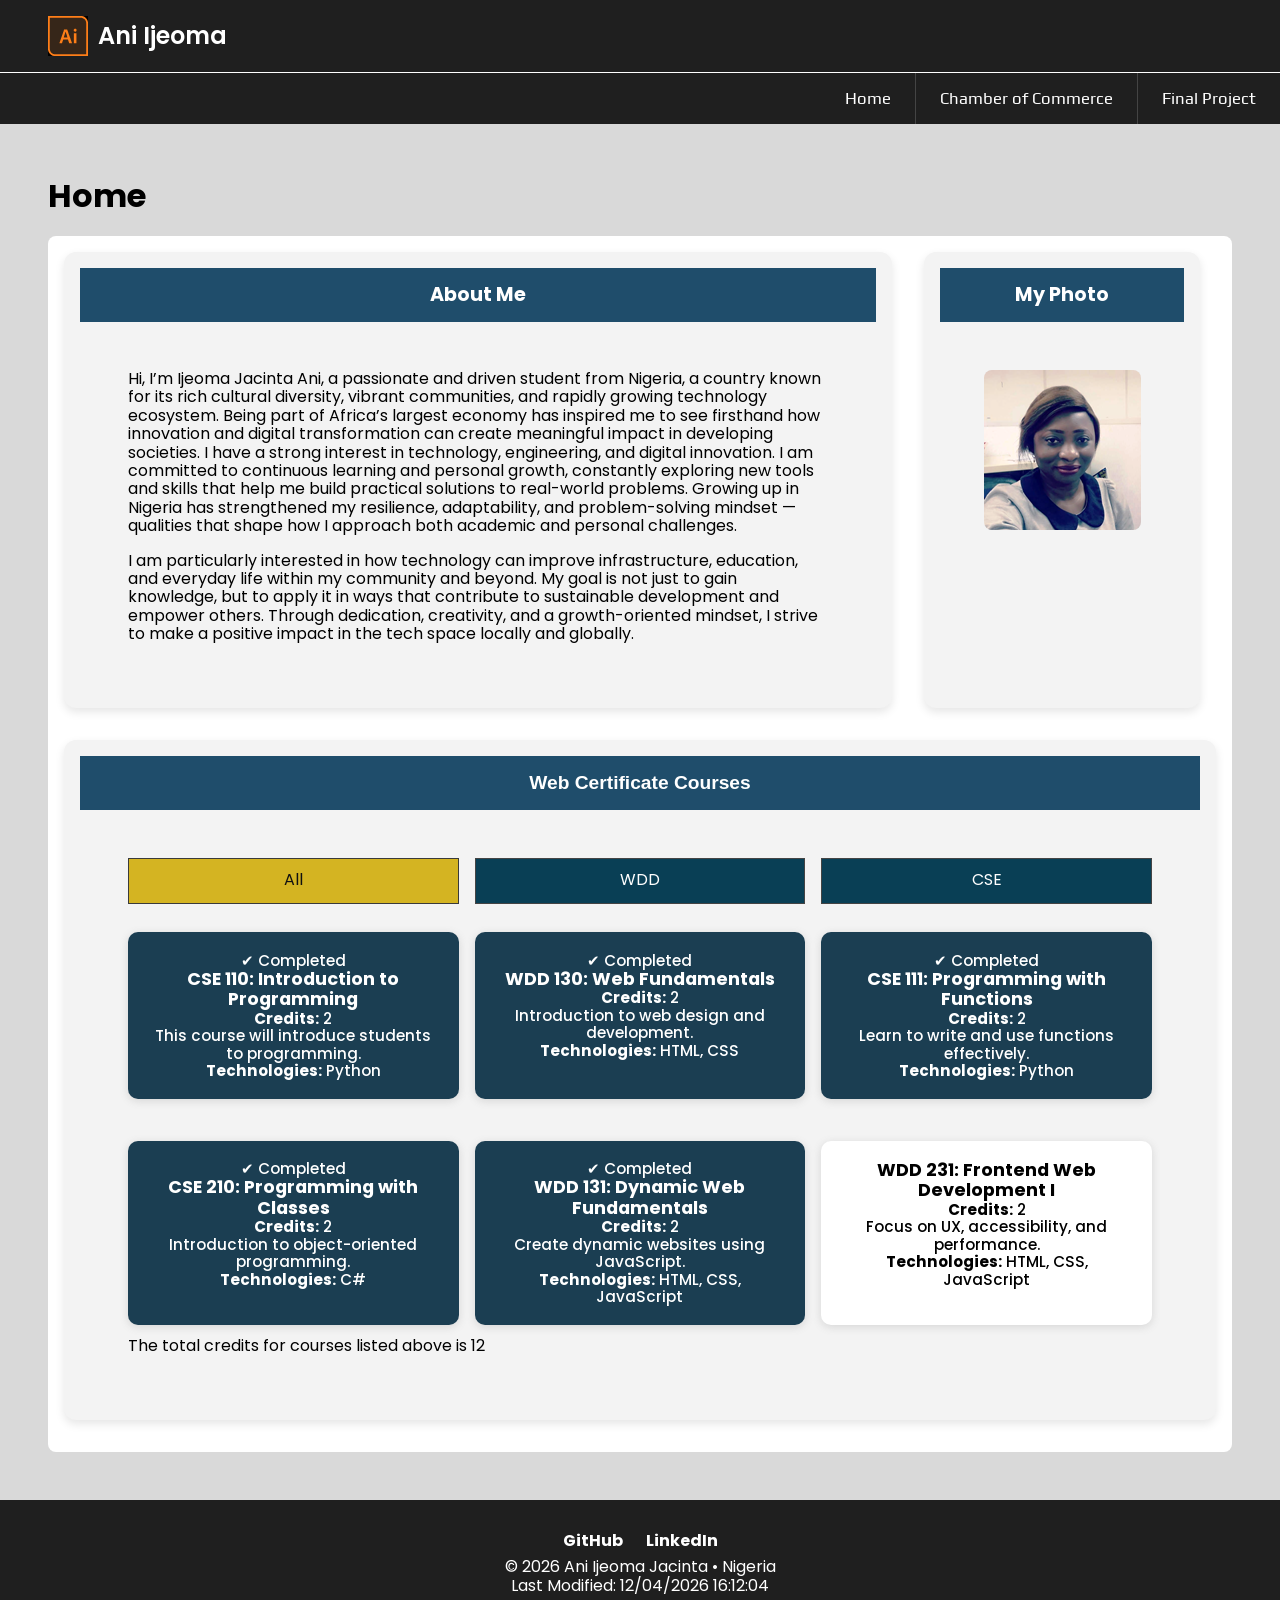
<file: index.html>
<!DOCTYPE html>
<html lang="en">
<head>
  <meta charset="UTF-8">
  <meta name="viewport" content="width=device-width, initial-scale=1.0">
  <meta name="description" content="Personal website of Ijeoma Jacinta Ani, showcasing my background, interests, and web development courses, especially WDD 231.">
  <meta name="author" content="Ijeoma Jacinta Ani">
  <!-- Open Graph Meta Tags for Facebook -->
    <meta property="og:title" content="Ani Ijeoma Jacinta - Course Home Page">
    <meta property="og:description" content="Course home page for WDD 231: Dynamic Web Fundamentals showing projects, coursework, and web development practice.">
    <meta property="og:image" content="https://gentle2023.github.io/wdd231/images/profile.jpg">
    <meta property="og:url" content="https://gentle2023.github.io/wdd231/">
    <meta property="og:type" content="GitHub Page">
  <title>Ani Ijeoma Jacinta</title>
  <link rel="preconnect" href="https://fonts.googleapis.com">
  <link rel="preconnect" href="https://fonts.gstatic.com" crossorigin>
  <link href="https://fonts.googleapis.com/css2?family=Play:wght@400;700&family=Poppins:ital,wght@0,100;0,200;0,300;0,400;0,500;0,600;0,700;0,800;0,900;1,100;1,200;1,300;1,400;1,500;1,600;1,700;1,800;1,900&display=swap" rel="stylesheet">
  <link rel="icon" href="images/favicon.ico">

    <link rel="stylesheet" href="styles/normalize.css">
    <link rel="stylesheet" href="styles/small.css">
    <link rel="stylesheet" href="styles/larger.css">

    <script src="scripts/navigation.js" defer></script>
    <script src="scripts/date.js" defer></script>
    <script src="scripts/course.js" defer></script>
</head>

<body>

<header class="site-header">
  <div class="logo-group">
    <img src="images/logo.svg" alt="Ani Ijeoma Logo" width="40" height="40">
    <span class="site-name">Ani Ijeoma</span>
  </div>

  <button 
    type="button" 
    id="nav-button" 
    class="hamburger" 
    aria-label="Toggle navigation menu">
  </button>
</header>

<nav id="nav-bar" class="navigation">
  <ul>
    <li class="active"><a href="./index.html">Home</a></li>
     <li><a href="./chamber/index.html">Chamber of Commerce</a></li>
    <li><a href="./final-project/index.html">Final Project</a></li>
    
  </ul>
</nav>

<main>
    <h1>Home</h1>

    <section class="container">
    <!-- About + Photo Wrapper -->
    <div class="top-grid">
        <!-- About Me -->
        <section class="card">
            <div >
              <h2 class="card-header">About Me</h2>
            </div>
            <div class="card-body">
                <p>
                    Hi, I’m Ijeoma Jacinta Ani, a passionate and driven student from Nigeria, a country 
                    known for its rich cultural diversity, vibrant communities, and rapidly growing 
                    technology ecosystem. Being part of Africa’s largest economy has inspired me to see 
                    firsthand how innovation and digital transformation can create meaningful impact in 
                    developing societies. I have a strong interest in technology, engineering, and 
                    digital innovation. I am committed to continuous learning and personal growth, 
                    constantly exploring new tools and skills that help me build practical solutions to 
                    real-world problems. Growing up in Nigeria has strengthened my resilience, 
                    adaptability, and problem-solving mindset — qualities that shape how I approach 
                    both academic and personal challenges.
                </p>

                <p class="second-paragraph">
                    I am particularly interested in how technology can improve infrastructure, education, 
                    and everyday life within my community and beyond. My goal is not just to gain 
                    knowledge, but to apply it in ways that contribute to sustainable development and 
                    empower others. Through dedication, creativity, and a growth-oriented mindset, I 
                    strive to make a positive impact in the tech space locally and globally.
                </p>
            </div>
        </section>

        <!-- Student Photo -->
        <section class="card">
            <div>
              <h2  class="card-header">My Photo</h2>
            </div>
            <div class="card-body photo-body">
                <img src="images/profile.png" alt="Ijeoma Ani Photo">
            </div>
        </section>

    </div>

    <!-- Courses Section -->
    <section class="card courses">
        <div>
        <h2 class="card-header">Web Certificate Courses</h2>    
        </div>

        <div class="card-body">
            <div class="buttons">
                <button type="button" id="allBtn">All</button>
                <button type="button" id="wddBtn">WDD</button>
                <button type="button" id="cseBtn">CSE</button>
            </div>

            <div id="course-container"></div>

            <p id="totalCredits"></p>
        </div>
    </section>
    </section>

</main>
<footer> 
    <div class="social">
        <a href="https://github.com/YOURUSERNAME" target="_blank" rel="noopener">
            GitHub
        </a>
        <a href="https://linkedin.com/in/YOURPROFILE" target="_blank" rel="noopener">
            LinkedIn
        </a>
    </div>
    <p>
        © <span id="currentyear"></span> Ani Ijeoma Jacinta • Nigeria
    </p>
    <p id="lastModified"></p>
</footer>

</body>
</html>
</file>
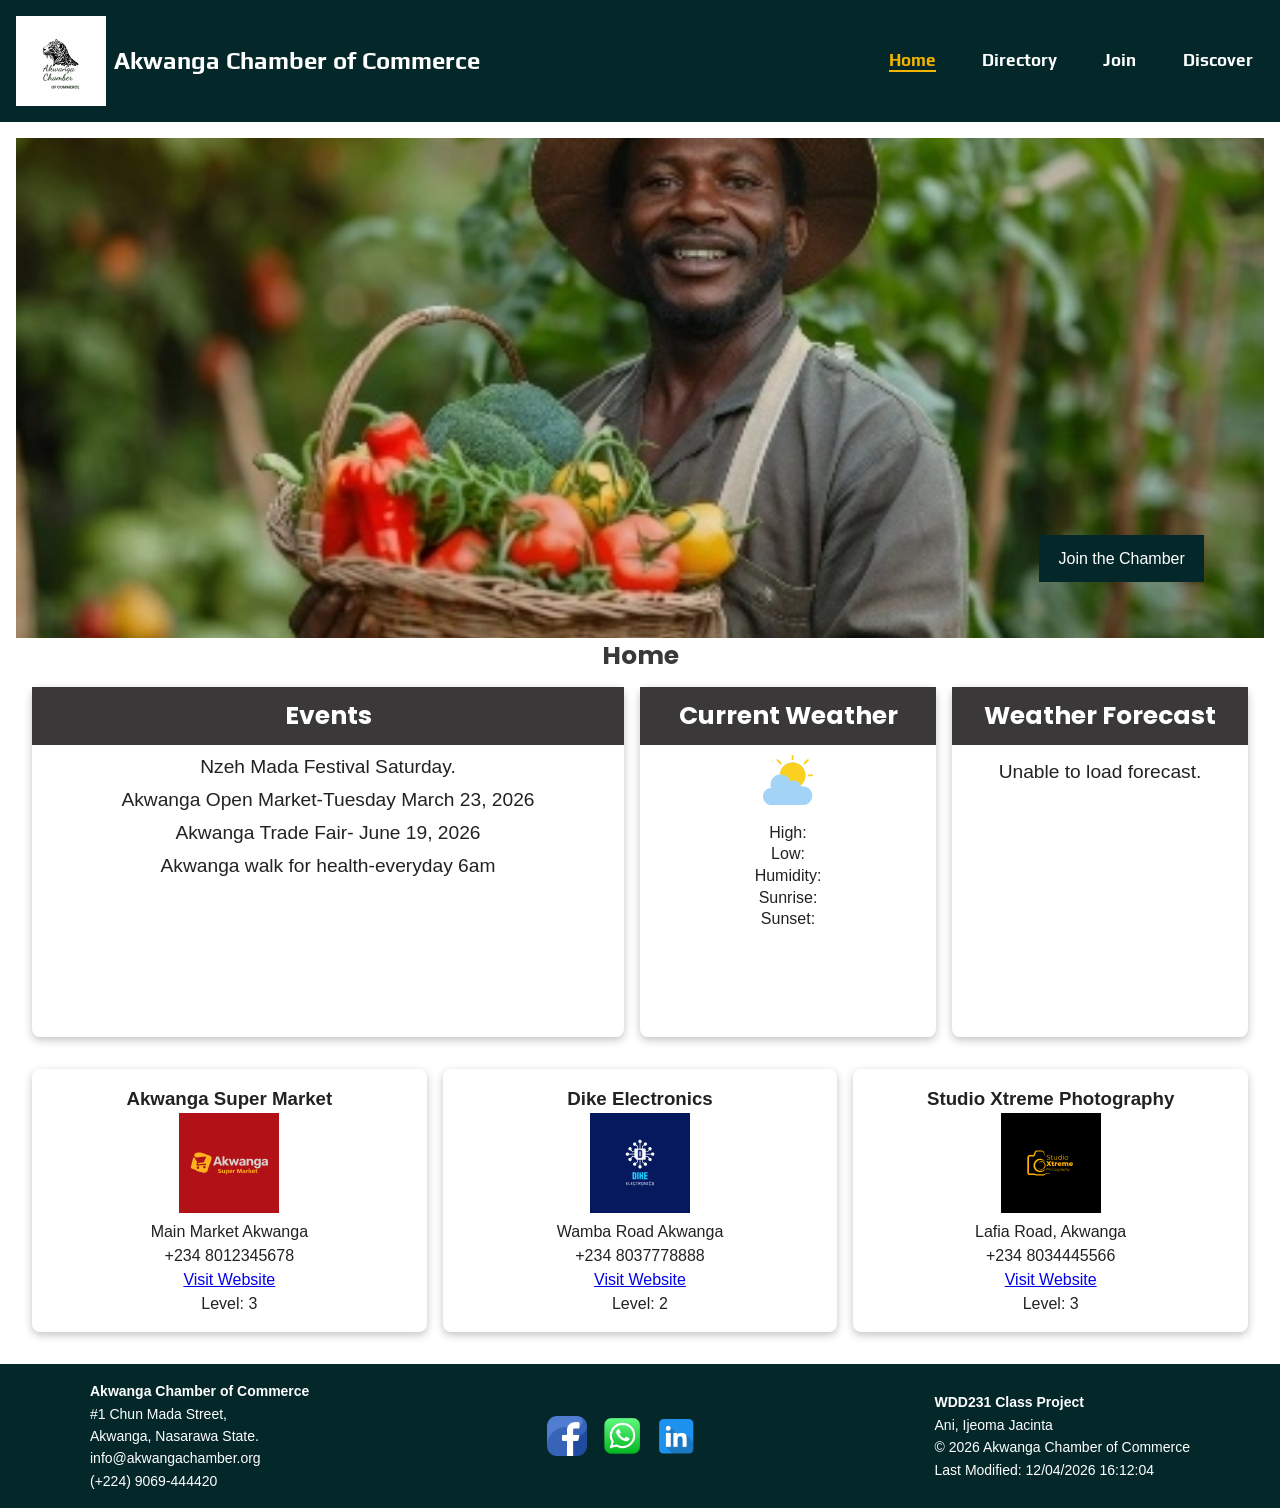
<file: chamber/index.html>
<!DOCTYPE html>
<html lang="en">
<head>
  <meta charset="UTF-8">
  <meta name="viewport" content="width=device-width, initial-scale=1.0">
  <meta name="description" content="Akwanga Chamber of Commerce Directory showing Busineess in Akwanga, and all the opportunities in the Local communities.">
  <meta name="author" content="Ijeoma Jacinta Ani">
  <!-- Open Graph Meta Tags for Facebook -->
    <meta property="og:title" content="Ani Ijeoma Jacinta - Course Home Page">
    <meta property="og:description" content="Course home page for WDD 231: Dynamic Web Fundamentals showing projects, coursework, and web development practice.">
    <meta property="og:image" content="https://gentle2023.github.io/wdd231/images/logo.jpg">
    <meta property="og:url" content="https://gentle2023.github.io/wdd231/chamber">
    <meta property="og:type" content="GitHub Page">
  <title>Akwanga Chamber of Commerce | Directory</title>
  <link rel="preconnect" href="https://fonts.googleapis.com">
  <link rel="preconnect" href="https://fonts.gstatic.com" crossorigin>
  <link href="https://fonts.googleapis.com/css2?family=Play:wght@400;700&family=Poppins:ital,wght@0,100;0,200;0,300;0,400;0,500;0,600;0,700;0,800;0,900;1,100;1,200;1,300;1,400;1,500;1,600;1,700;1,800;1,900&display=swap" rel="stylesheet">
  <link rel="icon" href="images/favicon.ico">

    <link rel="stylesheet" href="styles/normalize.css">
    <link rel="stylesheet" href="styles/small.css">
    <link rel="stylesheet" href="styles/larger.css">

    <script src="scripts/weather.js" defer></script>
    <script src="scripts/spotlights.js" defer></script>
    <script src="scripts/date.js" defer></script>
</head>

<body>
<header>
<div class="logo">
<img src="images/logo.svg" alt="Abuja Chamber Logo">
<h1>Akwanga Chamber of Commerce</h1>
</div>

<button type="button" id="hamburger" aria-label="Toggle navigation menu">☰</button>

<nav>
<ul class="navigation">
<li><a href="index.html" class="active">Home</a></li>
<li><a href="directory.html"> Directory</a></li>
<li><a href="join.html">Join</a></li>
<li><a href="discover.html">Discover</a></li>
</ul>
</nav>
</header>

<main>
  <!-- HERO -->
  <div class="hero">
    <picture>
      <source media="(max-width: 600px)" srcset="images/farman.webp">
      <img src="images/farman.webp" alt="Akwanga skies">
    </picture>
    <a href="join.html" class="cta">Join the Chamber</a>
  </div>
  <h2>Home</h2>
  <!-- GRID SECTION -->
  <section class="home-grid">
    <div class="home-card events">
      <h2>Events</h2>
      <p>Nzeh Mada Festival Saturday.</p>
      <p>Akwanga Open Market-Tuesday March 23, 2026</p>
      <p>Akwanga Trade Fair- June 19, 2026</p>
      <p>Akwanga walk for health-everyday 6am</p>
    </div>

    <div class="home-card weather">
  <h2>Current Weather</h2>

  <div class="weather-content">
    <img id="weather-icon" src="images/cloudy.svg" alt="Weather Icon">
    <div class="weather-info">
      <p><strong><span id="current-temp"></span></strong></p>
      <p id="description"></p>
      <p>High: <span id="high"></span></p>
      <p>Low: <span id="low"></span></p>
      <p>Humidity: <span id="humidity"></span></p>
      <p>Sunrise: <span id="sunrise"></span></p>
      <p>Sunset: <span id="sunset"></span></p>
    </div>
  </div>
</div>

    <div class="home-card forecast">
      <h2>Weather Forecast</h2>
      <p id="forecast"></p>
    </div>

  </section>

  <!-- SPOTLIGHTS -->
  
  <div class="spotlights" id="spotlights">
  </div>

</main>

<footer class="footer">
  <div class="footer-container">
    <!-- Left Section -->
    <div class="footer-left">
      <strong>Akwanga Chamber of Commerce</strong><br>
      #1 Chun Mada Street,<br>
      Akwanga, Nasarawa State.<br>
      info@akwangachamber.org<br>
      (+224) 9069-444420
    </div>

    <!-- Center Section -->
    <div class="footer-center">
      <a href="#" class="social"><img src="images/facebook.png" alt="Facebook"></a>
      <a href="#" class="social"><img src="images/whatsapp.png" alt="WhatsApp"></a>
      <a href="#" class="social"><img src="images/linkedin.png" alt="LinkedIn"></a>
    </div>

    <!-- Right Section -->
    <div class="footer-right">
      <strong>WDD231 Class Project</strong><br>
      Ani, Ijeoma Jacinta<br>
      &copy; <span id="currentyear"></span> Akwanga Chamber of Commerce <br>
      <span id="lastModified"></span>
    </div>

  </div>
</footer>

</body>
</html>
</file>
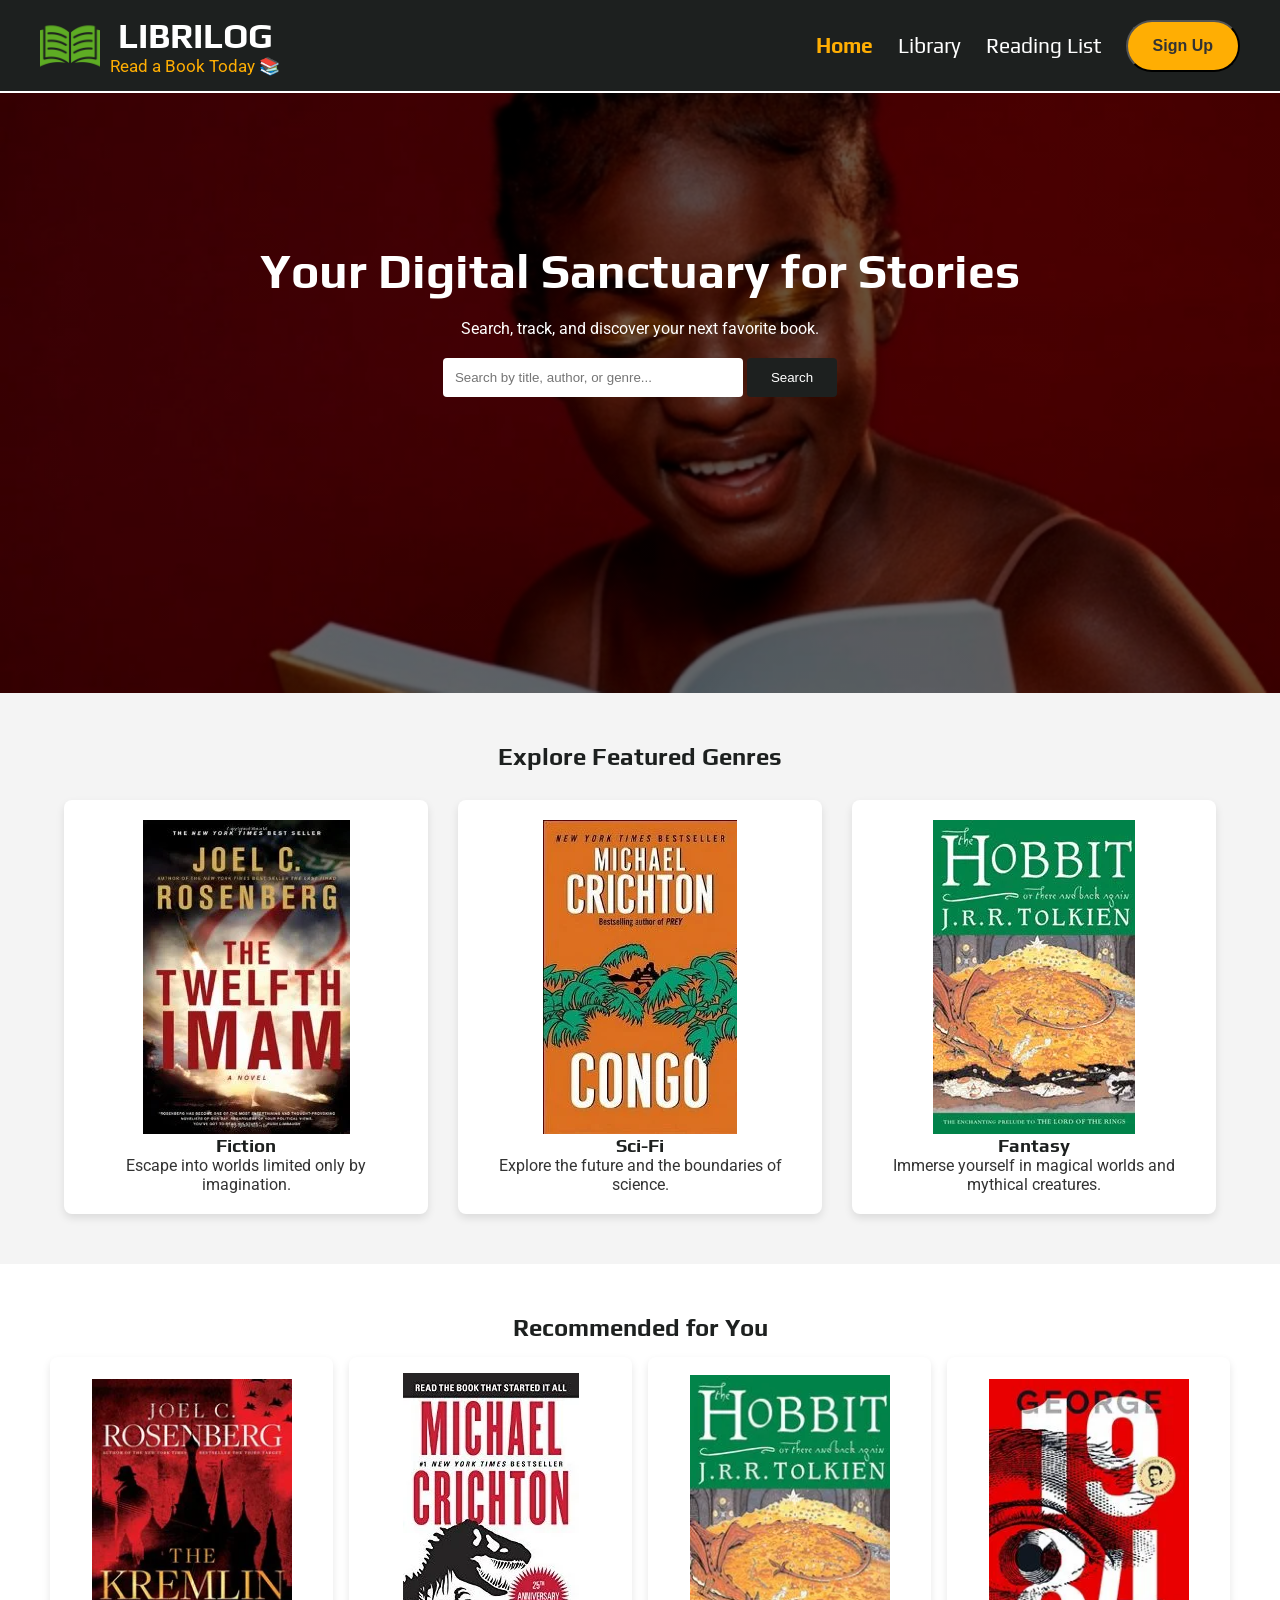
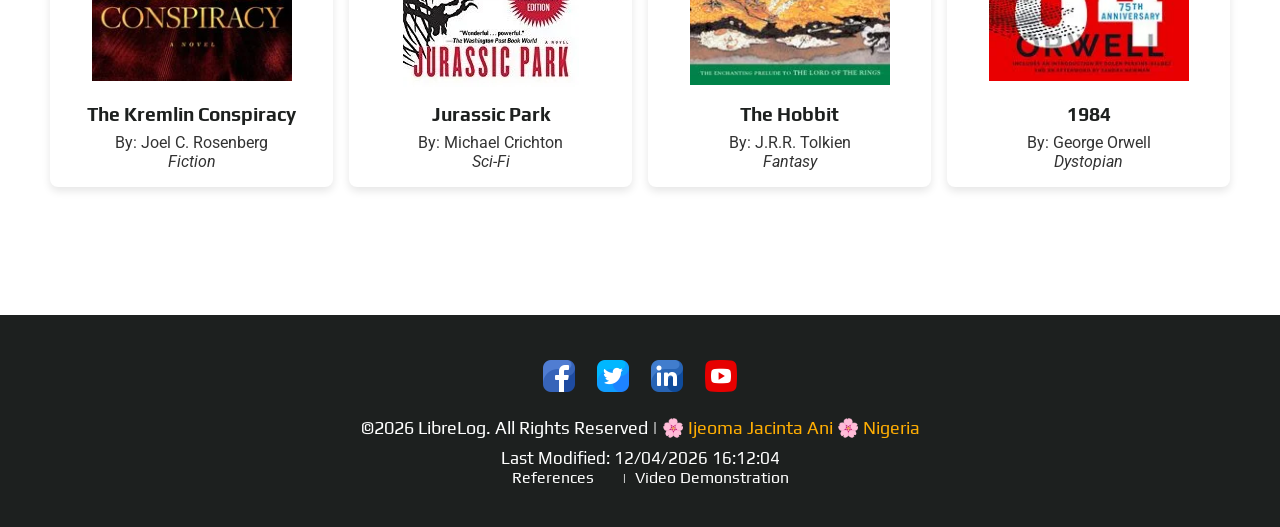
<file: final-project/index.html>
<!DOCTYPE html>
<html lang="en">
<head>
  <meta charset="UTF-8">
  <meta name="viewport" content="width=device-width, initial-scale=1.0">
  <title>LibriLog | Home</title>
  <meta name="description"
        content="LibriLog is your personal book tracker to discover genres, explore detailed book info, and keep a persistent To-Read list. Start your reading journey today!">
  <meta name="author" content="Ijeaoma Jacinta Ani">

  <!-- Open Graph Meta Tags for Facebook -->
    <meta property="og:title" content="Ani Ijeoma Jacinta - Course Home Page">
    <meta property="og:description" content="Course home page for WDD 231: Dynamic Web Fundamentals showing projects, coursework, and web development practice.">
    <meta property="og:image" content="https://gentle2023.github.io/wdd231/images/logo.jpg">
    <meta property="og:url" content="https://gentle2023.github.io/wdd231/final-project/">
    <meta property="og:type" content="GitHub Page">

  <!-- Google Fonts -->
   <link rel="preconnect" href="https://fonts.googleapis.com">
    <link rel="preconnect" href="https://fonts.gstatic.com" crossorigin>
    <link href="https://fonts.googleapis.com/css2?family=Play:wght@400;700&family=Roboto:ital,wght@0,100..900;1,100..900&display=swap" rel="stylesheet">
    
  <!--favicon-->
  <link rel="icon" href="images/favicon.png">

  <link rel="stylesheet" href="styles/small.css">
  <link rel="stylesheet" href="styles/larger.css">
  <script src="scripts/main.js" defer></script>
</head>

<body>
<!--Header and Navigation-->
<header class="site-navbar">
  <div class="nav-wrapper">
    
    <!-- LOGO -->
    <div class="logo">
      <img src="images/librilog-logo.png" alt="Logo">
      <div class="logo-text">
        <h1>LIBRILOG</h1>
        <span class="tagline">Read a Book Today 📚</span>
      </div>
    </div>

    <!-- HAMBURGER -->
    <button type="button" class="hamburger" id="hamburger" title="Toggle navigation menu">
      <span></span>
      <span></span>
      <span></span>
    </button>

    <!-- NAV LINKS -->
    <nav class="nav-links" id="navMenu">
      <a href="index.html" class="active">Home</a>
      <a href="library.html">Library</a>
      <a href="reading-list.html">Reading List</a>
      <a hidden href="search.html">Search</a>
      <button type="button" class="signup-button" id="signup-btn">Sign Up </button>
    </nav>

  </div>
</header>

<!-- Main Content -->
<main>
        <section class="hero">
            <div class="hero-content">
                <h2>Your Digital Sanctuary for Stories</h2>
                <p>Search, track, and discover your next favorite book.</p>
                <form action="search-results.html" method="get" class="search-form">
                    <input type="text" name="query" placeholder="Search by title, author, or genre..." required>
                    <button type="submit">Search</button>
                </form>
            </div>
        </section>

        <section class="genres">
            <h2>Explore Featured Genres</h2>
            <div class="genre-grid">
                <div class="genre-card">
                    <img src="images/imam.webp" alt="Fiction" loading="lazy">
                    <h3>Fiction</h3>
                    <p>Escape into worlds limited only by imagination.</p>
                </div>
                <div class="genre-card">
                    <img src="images/congo.webp" alt="Sci-Fi" loading="lazy">
                    <h3>Sci-Fi</h3>
                    <p>Explore the future and the boundaries of science.</p>
                </div>
                <div class="genre-card">
                    <img src="images/hobbit.webp" alt="Fantasy" loading="lazy">
                    <h3>Fantasy</h3>
                    <p>Immerse yourself in magical worlds and mythical creatures.</p>
                </div>
            </div>
        </section>

        <section class="featured-books">
    <h2>Recommended for You</h2>
    <div id="book-container" class="book-grid">
        </div>
</section>

</main>

<!-- Footer -->
 <footer class="site-footer">
  <div class="footer-content">

    <!-- Social Icons (Images) -->
    <div class="social-icons">
      <a href="#"><img src="images/facebook.png" alt="Facebook"></a>
      <a href="#"><img src="images/twitter.png" alt="Twitter"></a>
      <a href="#"><img src="images/linkedin.png" alt="LinkedIn"></a>
      <a href="#"><img src="images/youtube.png" alt="YouTube"></a>
    </div>

    <!-- Copyright -->
    <p class="footer-text">
       ©<span id="currentyear"></span> LibreLog. All Rights Reserved | <a href="#">🌸 Ijeoma Jacinta Ani 🌸 Nigeria</a>
    </p>

    <!-- Links -->
    <div class="footer-links">
      <p id="lastModified"></p>
      <a href="references.html" class="references">References</a>
      <span>|</span>
       <a href="https://youtu.be/ATmSNajVqP4" class="video">Video Demonstration</a>
    </div>

  </div>
</footer>

</body>
</html>
</file>
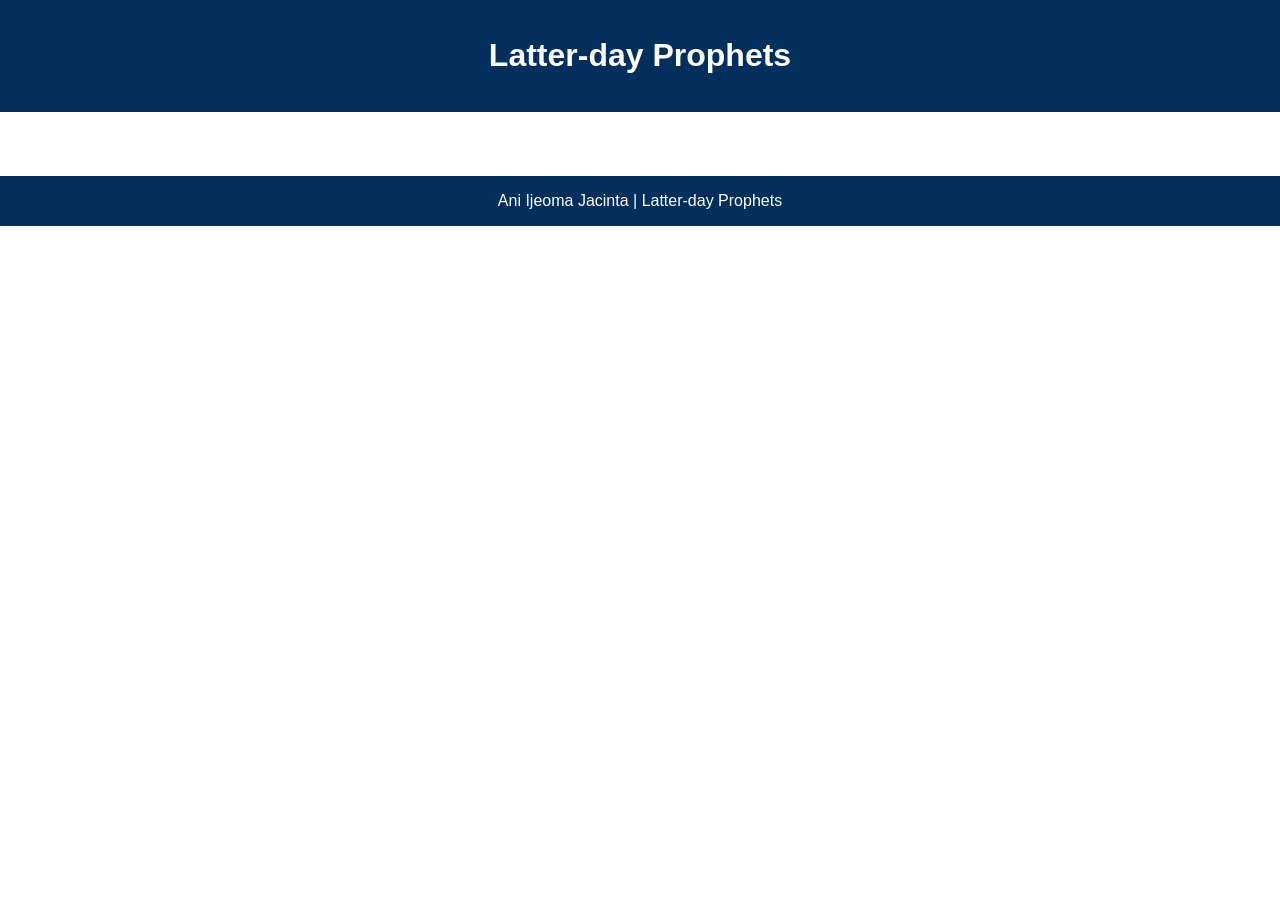
<file: prophets.html>
<!DOCTYPE html>
<html lang="en">
<head>
  <meta charset="UTF-8">
  <meta name="viewport" content="width=device-width, initial-scale=1.0">
  <title>Latter-day Prophets</title>

  <meta name="description" content="Display of Latter-day Prophets using JSON and JavaScript">
  <meta name="author" content="Ani Ijeoma Jacinta">

  <link rel="stylesheet" href="styles/prophets.css">
  <script src="scripts/prophets.js" defer></script>
</head>

<body>

<header>
  <h1>Latter-day Prophets</h1>
</header>

<main>
  <div id="cards"></div>
</main>

<footer>
  Ani Ijeoma Jacinta | Latter-day Prophets
</footer>

</body>
</html>
</file>
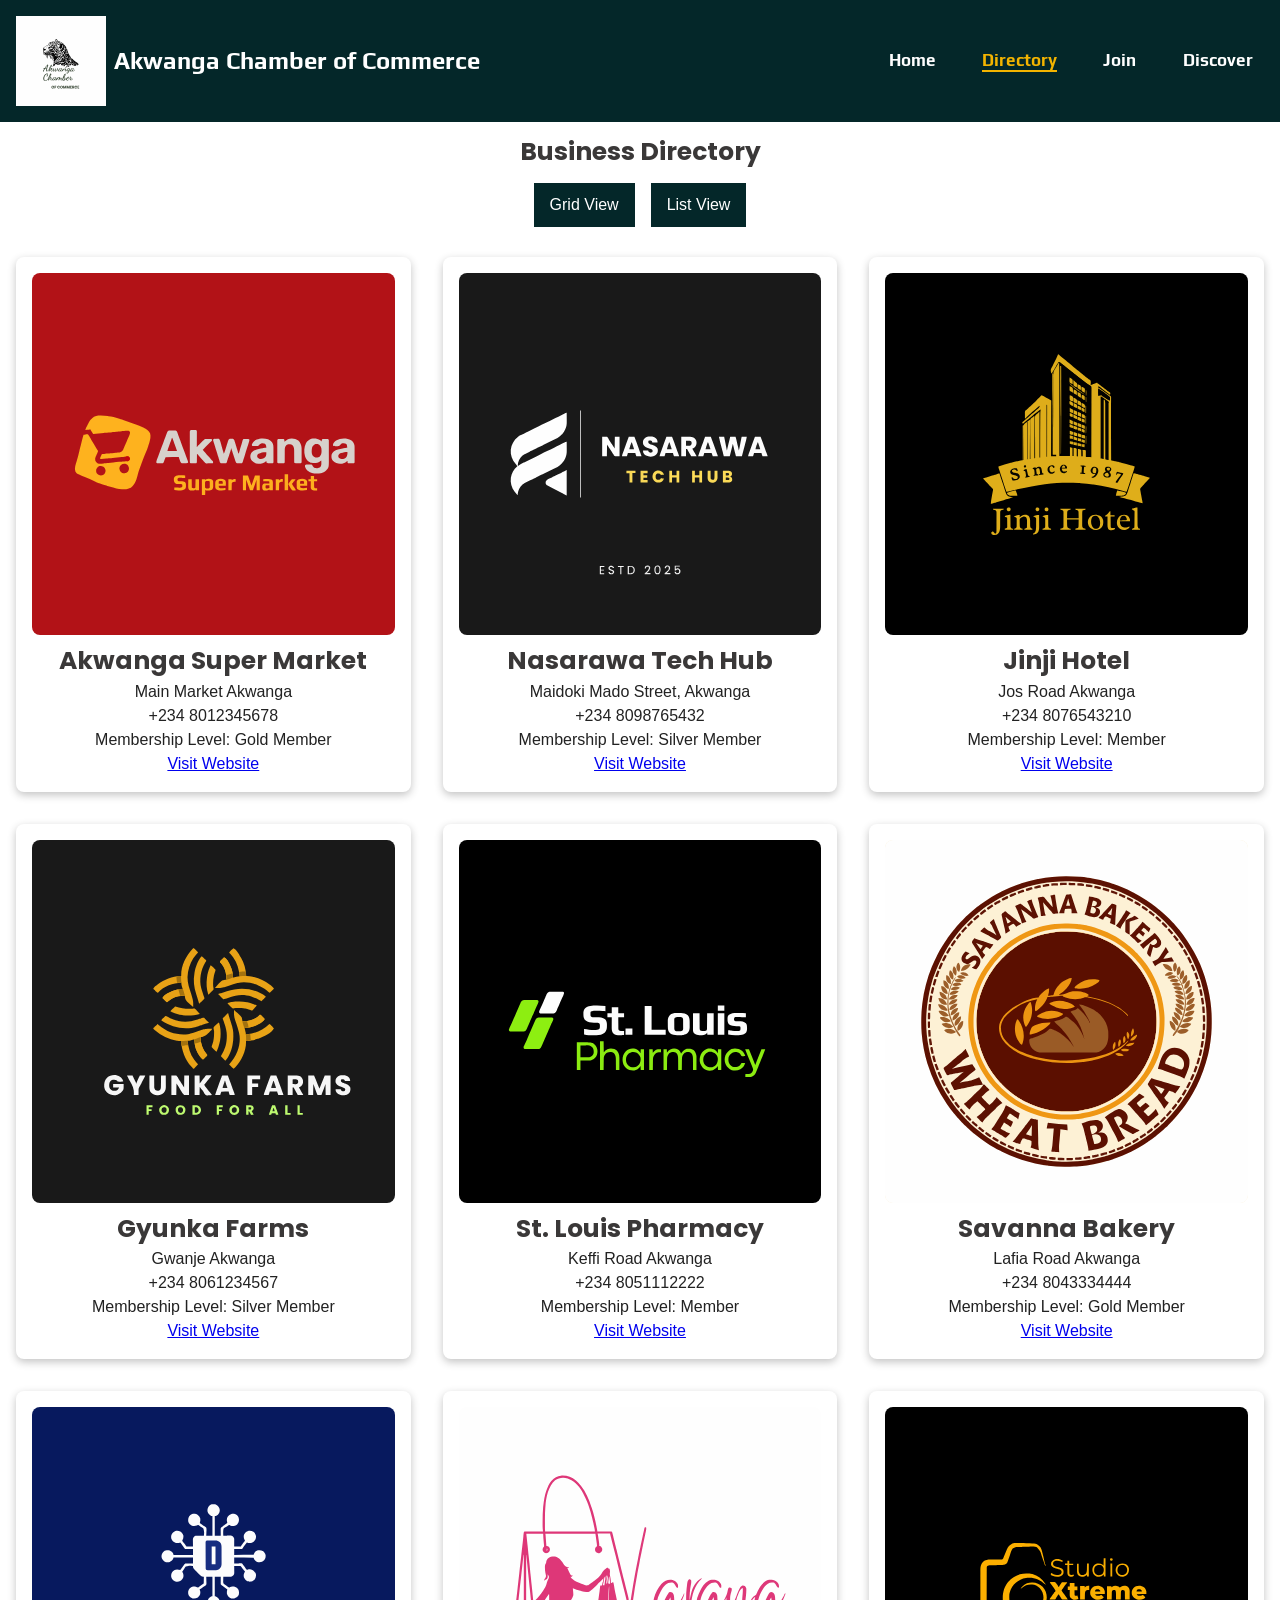
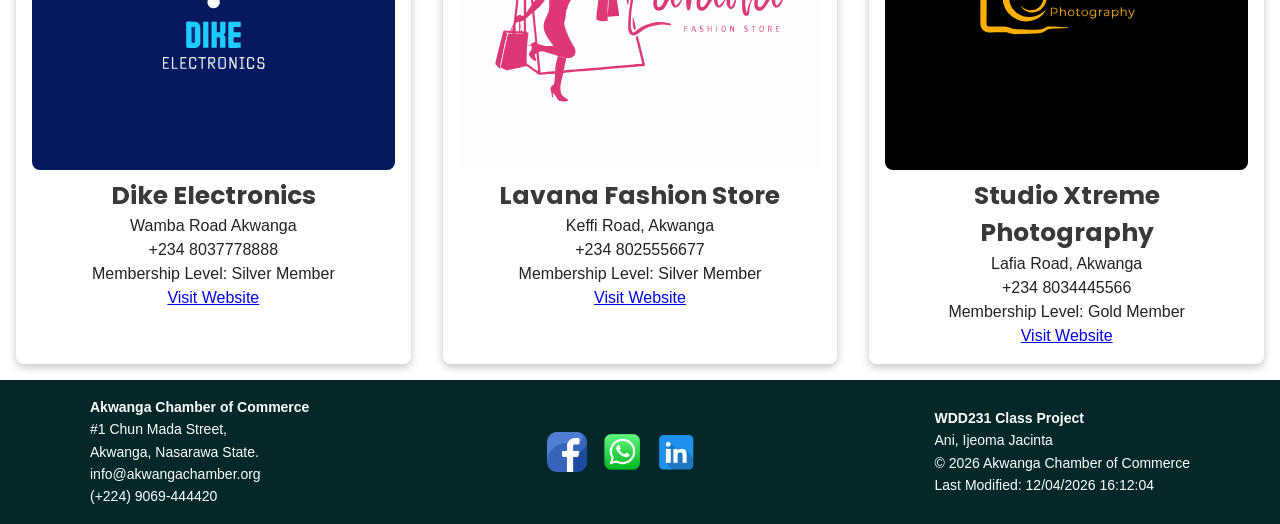
<file: chamber/directory.html>
<!DOCTYPE html>
<html lang="en">
<head>
  <meta charset="UTF-8">
  <meta name="viewport" content="width=device-width, initial-scale=1.0">
  <meta name="description" content="Akwanga Chamber of Commerce Directory showing Busineess in Akwanga, and all the opportunities in the Local communities.">
  <meta name="author" content="Ijeoma Jacinta Ani">
  <!-- Open Graph Meta Tags for Facebook -->
    <meta property="og:title" content="Ani Ijeoma Jacinta - Course Home Page">
    <meta property="og:description" content="Course home page for WDD 231: Dynamic Web Fundamentals showing projects, coursework, and web development practice.">
    <meta property="og:image" content="https://gentle2023.github.io/wdd231/images/logo.jpg">
    <meta property="og:url" content="https://gentle2023.github.io/wdd231/chamber">
    <meta property="og:type" content="GitHub Page">
  <title>Akwanga Chamber of Commerce | Directory</title>
  <link rel="preconnect" href="https://fonts.googleapis.com">
  <link rel="preconnect" href="https://fonts.gstatic.com" crossorigin>
  <link href="https://fonts.googleapis.com/css2?family=Play:wght@400;700&family=Poppins:ital,wght@0,100;0,200;0,300;0,400;0,500;0,600;0,700;0,800;0,900;1,100;1,200;1,300;1,400;1,500;1,600;1,700;1,800;1,900&display=swap" rel="stylesheet">
  <link rel="icon" href="images/favicon.ico">

    <link rel="stylesheet" href="styles/normalize.css">
    <link rel="stylesheet" href="styles/small.css">
    <link rel="stylesheet" href="styles/larger.css">

    <script src="scripts/directory.js" defer></script>
    <script src="scripts/date.js" defer></script>
</head>

<body>

<header>
<div class="logo">
<img src="images/logo.svg" alt="Akwanga Chamber Logo">
<h1>Akwanga Chamber of Commerce</h1>
</div>

<button type="button" id="hamburger" aria-label="Toggle navigation menu">☰</button>

<nav>
<ul class="navigation">
<li><a href="index.html">Home</a></li>
<li><a href="directory.html" class="active">Directory</a></li>
<li><a href="join.html">Join</a></li>
<li><a href="discover.html">Discover</a></li>
</ul>
</nav>
</header>

<main>

<h2>Business Directory</h2>

<div class="view-buttons">
<button type="button" id="grid">Grid View</button>
<button type="button" id="list">List View</button>
</div>

<section id="members" class="grid"></section>

</main>

<footer class="footer">
  <div class="footer-container">

    <!-- Left Section -->
    <div class="footer-left">
      <strong>Akwanga Chamber of Commerce</strong><br>
      #1 Chun Mada Street,<br>
      Akwanga, Nasarawa State.<br>
      info@akwangachamber.org<br>
      (+224) 9069-444420
    </div>

    <!-- Center Section -->
    <div class="footer-center">
      <a href="#" class="social"><img src="images/facebook.png" alt="Facebook"></a>
      <a href="#" class="social"><img src="images/whatsapp.png" alt="WhatsApp"></a>
      <a href="#" class="social"><img src="images/linkedin.png" alt="LinkedIn"></a>
    </div>

    <!-- Right Section -->
    <div class="footer-right">
      <strong>WDD231 Class Project</strong><br>
      Ani, Ijeoma Jacinta<br>
      &copy; <span id="currentyear"></span> Akwanga Chamber of Commerce <br>
      <span id="lastModified"></span>
    </div>

  </div>
</footer>

</body>
</html>
</file>
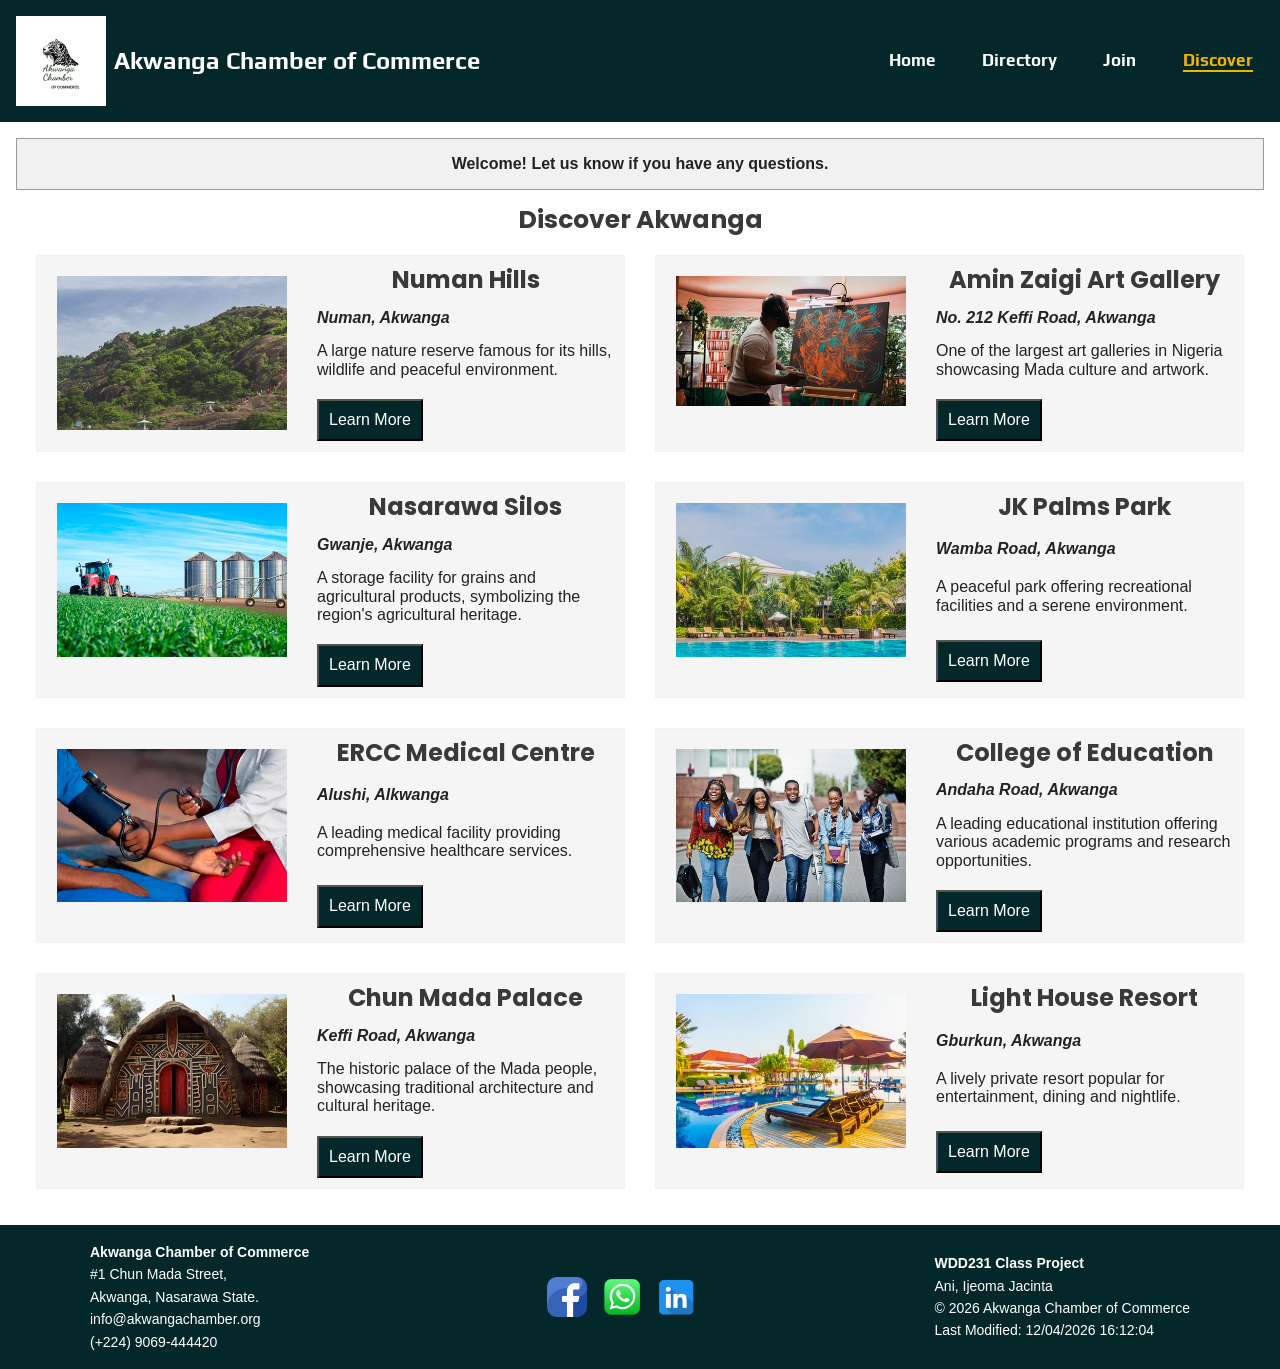
<file: chamber/discover.html>
<!DOCTYPE html>
<html lang="en">
<head>
  <meta charset="UTF-8">
  <meta name="viewport" content="width=device-width, initial-scale=1.0">
  <meta name="description" content="Akwanga Chamber of Commerce Discover showing places of interest in Akwanga, and all the sights and sound.">
  <meta name="author" content="Ijeoma Jacinta Ani">
  <!-- Open Graph Meta Tags for Facebook -->
    <meta property="og:title" content="Ani Ijeoma Jacinta - Course Home Page">
    <meta property="og:description" content="Course home page for WDD 231: Dynamic Web Fundamentals showing projects, coursework, and web development practice.">
    <meta property="og:image" content="https://gentle2023.github.io/wdd231/images/logo.jpg">
    <meta property="og:url" content="https://gentle2023.github.io/wdd231/chamber">
    <meta property="og:type" content="GitHub Page">
  <title>Akwanga Chamber of Commerce | Discover Akwanga</title>
  <link rel="preconnect" href="https://fonts.googleapis.com">
  <link rel="preconnect" href="https://fonts.gstatic.com" crossorigin>
  <link href="https://fonts.googleapis.com/css2?family=Play:wght@400;700&family=Poppins:ital,wght@0,100;0,200;0,300;0,400;0,500;0,600;0,700;0,800;0,900;1,100;1,200;1,300;1,400;1,500;1,600;1,700;1,800;1,900&display=swap" rel="stylesheet">
  <link rel="icon" href="images/favicon.ico">

    <link rel="stylesheet" href="styles/normalize.css">
    <link rel="stylesheet" href="styles/small.css">
    <link rel="stylesheet" href="styles/medium.css">
    <link rel="stylesheet" href="styles/larger.css">

    <script src="scripts/discover.js" type="module"></script>
    <script src="scripts/date.js" defer></script>
</head>
<body>
    <!-- Header -->
<header>
<div class="logo">
<img src="images/logo.svg" alt="Abuja Chamber Logo">
<h1>Akwanga Chamber of Commerce</h1>
</div>

<button type="button" id="hamburger" aria-label="Toggle navigation menu">☰</button>

<nav id="primary-nav">
<ul class="navigation">
<li><a href="index.html">Home</a></li>
<li><a href="directory.html"> Directory</a></li>
<li><a href="join.html">Join</a></li>
<li><a href="discover.html" class="active">Discover</a></li>
</ul>
</nav>
</header>

<main>
<div id="visitor-message" class="visitor-banner"></div>
    <h2>Discover Akwanga</h2>
    <section class="discover-grid"></section>
</main>

<!--Footer-->
<footer class="footer">
  <div class="footer-container">
    <!-- Left Section -->
    <div class="footer-left">
      <strong>Akwanga Chamber of Commerce</strong><br>
      #1 Chun Mada Street,<br>
      Akwanga, Nasarawa State.<br>
      info@akwangachamber.org<br>
      (+224) 9069-444420
    </div>

    <!-- Center Section -->
    <div class="footer-center">
      <a href="#" class="social"><img src="images/facebook.png" alt="Facebook"></a>
      <a href="#" class="social"><img src="images/whatsapp.png" alt="WhatsApp"></a>
      <a href="#" class="social"><img src="images/linkedin.png" alt="LinkedIn"></a>
    </div>

    <!-- Right Section -->
    <div class="footer-right">
      <strong>WDD231 Class Project</strong><br>
      Ani, Ijeoma Jacinta<br>
      &copy; <span id="currentyear"></span> Akwanga Chamber of Commerce <br>
      <span id="lastModified"></span>
    </div>

  </div>
</footer>
</body>
</html>
</file>
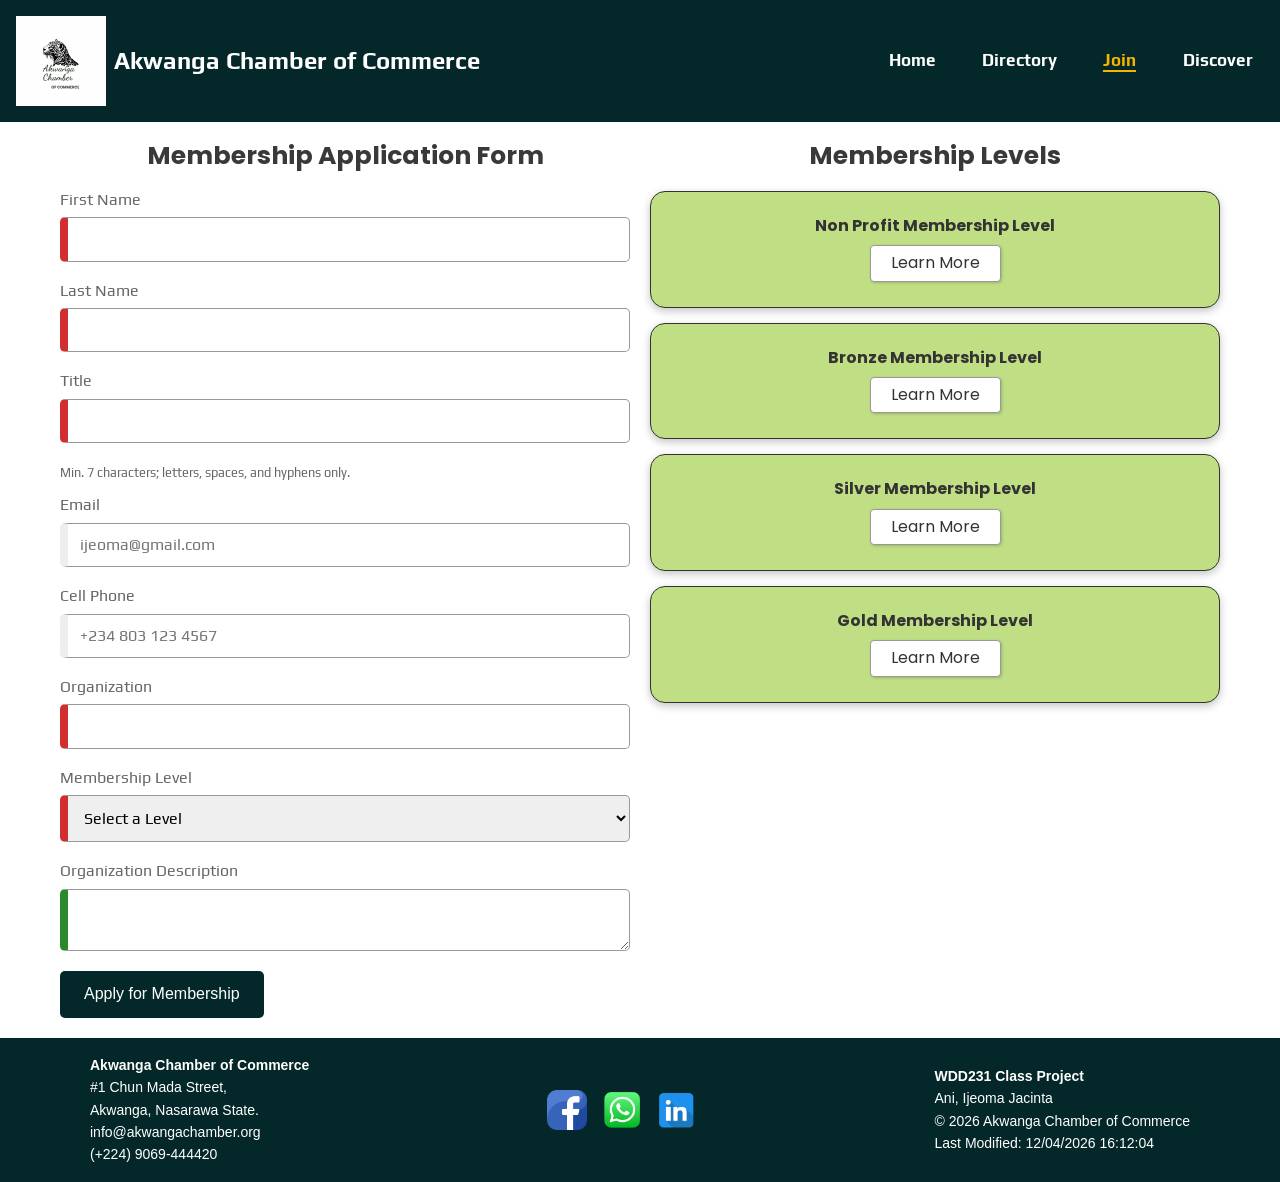
<file: chamber/join.html>
<!DOCTYPE html>
<html lang="en">
<head>
  <meta charset="UTF-8">
  <meta name="viewport" content="width=device-width, initial-scale=1.0">
  <meta name="description" content="Akwanga Chamber of Commerce Directory showing Busineess in Akwanga, and all the opportunities in the Local communities.">
  <meta name="author" content="Ijeoma Jacinta Ani">
  <!-- Open Graph Meta Tags for Facebook -->
    <meta property="og:title" content="Ani Ijeoma Jacinta - Course Home Page">
    <meta property="og:description" content="Course home page for WDD 231: Dynamic Web Fundamentals showing projects, coursework, and web development practice.">
    <meta property="og:image" content="https://gentle2023.github.io/wdd231/images/logo.jpg">
    <meta property="og:url" content="https://gentle2023.github.io/wdd231/chamber">
    <meta property="og:type" content="GitHub Page">
  <title>Akwanga Chamber of Commerce | Join</title>
  <link rel="preconnect" href="https://fonts.googleapis.com">
  <link rel="preconnect" href="https://fonts.gstatic.com" crossorigin>
  <link href="https://fonts.googleapis.com/css2?family=Play:wght@400;700&family=Poppins:ital,wght@0,100;0,200;0,300;0,400;0,500;0,600;0,700;0,800;0,900;1,100;1,200;1,300;1,400;1,500;1,600;1,700;1,800;1,900&display=swap" rel="stylesheet">
  <link rel="icon" href="images/favicon.ico">

    <link rel="stylesheet" href="styles/normalize.css">
    <link rel="stylesheet" href="styles/small.css">
    <link rel="stylesheet" href="styles/larger.css">

    <script src="scripts/join.js" defer></script>
    <script src="scripts/date.js" defer></script>
</head>

<body>
<header>
<div class="logo">
<img src="images/logo.svg" alt="Abuja Chamber Logo">
<h1>Akwanga Chamber of Commerce</h1>
</div>

<button type="button" id="hamburger" aria-label="Toggle navigation menu">☰</button>

<nav>
<ul class="navigation">
<li><a href="index.html">Home</a></li>
<li><a href="directory.html"> Directory</a></li>
<li><a href="join.html" class="active">Join</a></li>
<li><a href="discover.html">Discover</a></li>
</ul>
</nav>
</header>

<main class="join-main">
        <section class="form-section">
            <h2>Membership Application Form</h2>
            <form method="get" action="thankyou.html">
                <label>First Name
                    <input type="text" name="fname" autocomplete="given-name" required title="Enter your first name">
                </label>
                <label>Last Name
                    <input type="text" name="lname" autocomplete="family-name" required title="Enter your last name">
                </label>
                <label>Title
                    <input type="text" name="title" autocomplete="organization-title" 
                           pattern="[A-Za-z\s-]{7,}" title="Alpha characters, hyphens, and spaces only. Min 7 chars." required>
                           <small>Min. 7 characters; letters, spaces, and hyphens only.</small>
                </label>
                <label>Email
                    <input type="email" name="email" placeholder="ijeoma@gmail.com" autocomplete="email" required title="Enter a valid email">
                </label>
                <label>Cell Phone
                    <input type="tel" name="phone" placeholder="+234 803 123 4567" autocomplete="tel" required title="Enter your phone number">
                </label>
                <label>Organization
                    <input type="text" name="organization" autocomplete="organization" required title="Enter your organization name">
                </label>
                
                <label>Membership Level
                    <select name="membership" required>
                        <option value="" selected disabled>Select a Level</option>
                        <option value="np">Non-Profit (NP)</option>
                        <option value="bronze">Bronze</option>
                        <option value="silver">Silver</option>
                        <option value="gold">Gold</option>
                    </select>
                </label>

                <label>Organization Description
                    <textarea name="description" title="Describe your business"></textarea>
                </label>

                <input type="hidden" id="timestamp" name="timestamp">
                <button type="submit" class="submit-btn">Apply for Membership</button>
            </form>
        </section>

        <section class="levels-section">
            <h2>Membership Levels</h2>
            <div class="membership-card" id="np-card">
                <p>Non Profit Membership Level</p>
                <button type="button" class="open-modal" data-modal="np-modal">Learn More</button>
            </div>
            <div class="membership-card" id="bronze-card">
                <p>Bronze Membership Level</p>
                <button type="button" class="open-modal" data-modal="bronze-modal">Learn More</button>
            </div>
            <div class="membership-card" id="silver-card">
                <p>Silver Membership Level</p>
                <button type="button" class="open-modal" data-modal="silver-modal">Learn More</button>
            </div>
            <div class="membership-card" id="gold-card">
                <p>Gold Membership Level</p>
                <button type="button" class="open-modal" data-modal="gold-modal">Learn More</button>
            </div>
        </section>

        <dialog id="np-modal">
    <h3>Non-Profit Membership Benefits</h3>
    <ul>
        <li><strong>Eligibility:</strong> Exclusive to 501(c)(3) organizations.</li>
        <li><strong>Basic Listing:</strong> Inclusion in our digital community directory.</li>
        <li><strong>Event Access:</strong> Invitation to monthly community mixers.</li>
        <li><strong>Newsletter:</strong> Subscription to the "Chamber Pulse" weekly update.</li>
    </ul>
    <button type="button" class="close-modal">Close</button>
</dialog>

<dialog id="bronze-modal">
    <h3>Bronze Membership Benefits</h3>
    <ul>
        <li><strong>General Membership:</strong> Open to all small businesses and startups.</li>
        <li><strong>Enhanced Listing:</strong> Directory listing with your business logo and social media links.</li>
        <li><strong>Spotlight Feature:</strong> One "New Member Spotlight" post on our official Facebook page.</li>
        <li><strong>Training:</strong> Access to "Business Basics" webinar recordings.</li>
        <li><strong>Ribbon Cutting:</strong> Complimentary grand opening or anniversary ceremony support.</li>
    </ul>
    <button type="button" class="close-modal">Close</button>
</dialog>

<dialog id="silver-modal">
    <h3>Silver Membership Benefits</h3>
    <ul>
        <li><strong>All Bronze Benefits included.</strong></li>
        <li><strong>Training Workshops:</strong> Free access for up to 3 employees.</li>
        <li><strong>Spotlight Feature:</strong> One dedicated social media post per quarter.</li>
        <li><strong>Directory Upgrade:</strong> Priority placement in the digital member directory.</li>
        <li><strong>Event Discounts:</strong> 10% discount on all Chamber banquet tickets.</li>
    </ul>
    <button type="button" class="close-modal">Close</button>
</dialog>

<dialog id="gold-modal">
    <h3>Gold Membership Benefits</h3>
    <ul>
        <li><strong>All Silver Benefits included.</strong></li>
        <li><strong>Homepage Spotlight:</strong> Permanent logo placement on the Chamber homepage.</li>
        <li><strong>VIP Access:</strong> 2 complimentary tickets to the Annual Gala.</li>
        <li><strong>Keynote Opportunities:</strong> First priority for speaking slots at networking luncheons.</li>
        <li><strong>Ad Credits:</strong> &#8358;15,000 annual credit toward Chamber digital advertising.</li>
        <li><strong>Board Eligibility:</strong> Exclusive eligibility to run for the Chamber Board of Directors.</li>
    </ul>
    <button type="button" class="close-modal">Close</button>
</dialog>
</main>

<footer class="footer">
  <div class="footer-container">

    <!-- Left Section -->
    <div class="footer-left">
      <strong>Akwanga Chamber of Commerce</strong><br>
      #1 Chun Mada Street,<br>
      Akwanga, Nasarawa State.<br>
      info@akwangachamber.org<br>
      (+224) 9069-444420
    </div>

    <!-- Center Section -->
    <div class="footer-center">
      <a href="#" class="social"><img src="images/facebook.png" alt="Facebook"></a>
      <a href="#" class="social"><img src="images/whatsapp.png" alt="WhatsApp"></a>
      <a href="#" class="social"><img src="images/linkedin.png" alt="LinkedIn"></a>
    </div>

    <!-- Right Section -->
    <div class="footer-right">
      <strong>WDD231 Class Project</strong><br>
      Ani, Ijeoma Jacinta<br>
      &copy; <span id="currentyear"></span> Akwanga Chamber of Commerce <br>
      <span id="lastModified"></span>
    </div>

  </div>
</footer>

</body>
</html>
</file>
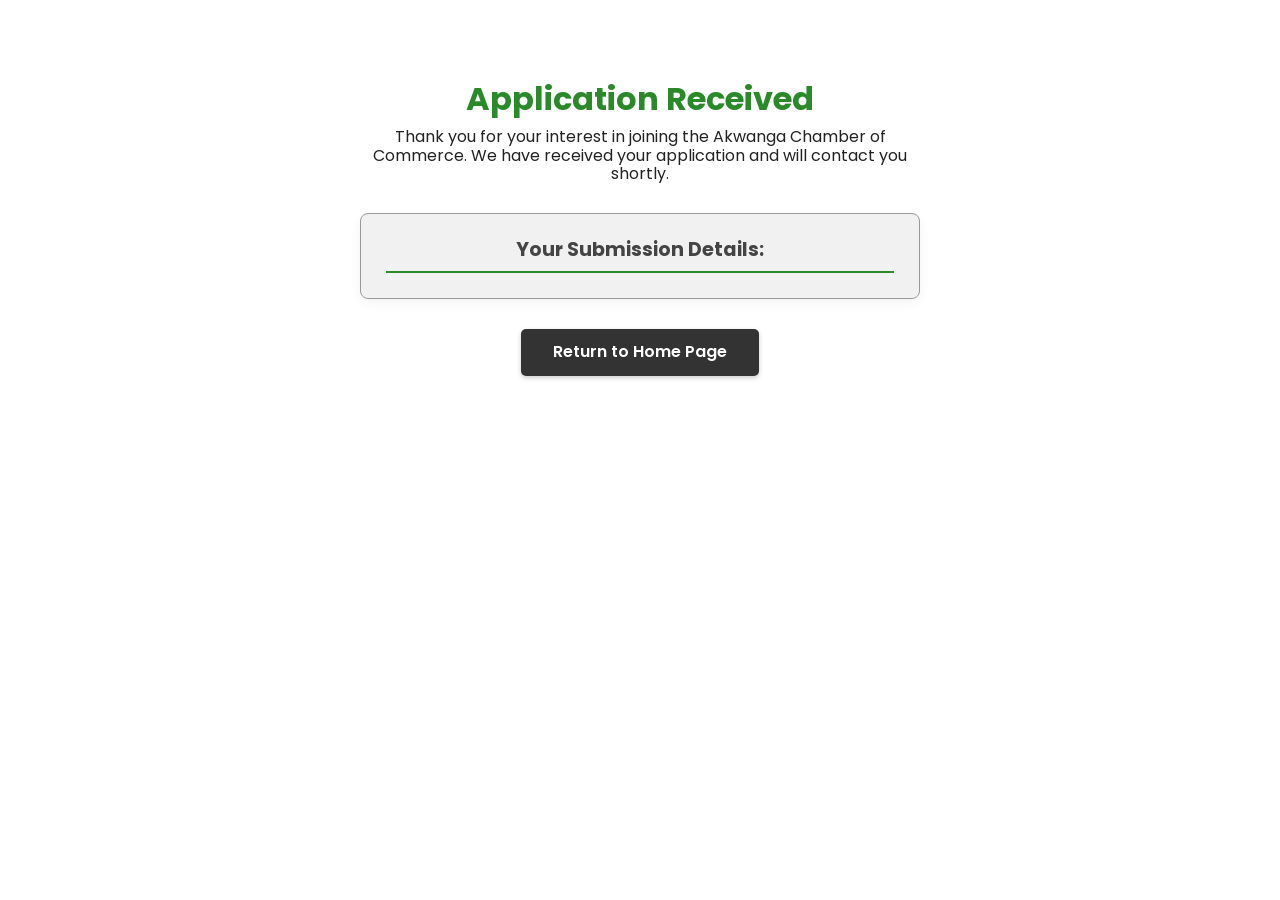
<file: chamber/thankyou.html>
<!DOCTYPE html>
<html lang="en">
<head>
  <meta charset="UTF-8">
  <meta name="viewport" content="width=device-width, initial-scale=1.0">
  <meta name="description" content="Akwanga Chamber of Commerce Directory showing Busineess in Akwanga, and all the opportunities in the Local communities.">
  <meta name="author" content="Ijeoma Jacinta Ani">
  <!-- Open Graph Meta Tags for Facebook -->
    <meta property="og:title" content="Ani Ijeoma Jacinta - Course Home Page">
    <meta property="og:description" content="Course home page for WDD 231: Dynamic Web Fundamentals showing projects, coursework, and web development practice.">
    <meta property="og:image" content="https://gentle2023.github.io/wdd231/images/logo.jpg">
    <meta property="og:url" content="https://gentle2023.github.io/wdd231/chamber">
    <meta property="og:type" content="GitHub Page">
  <title>Akwanga Chamber of Commerce | Thank You</title>
  <link rel="preconnect" href="https://fonts.googleapis.com">
  <link rel="preconnect" href="https://fonts.gstatic.com" crossorigin>
  <link href="https://fonts.googleapis.com/css2?family=Play:wght@400;700&family=Poppins:ital,wght@0,100;0,200;0,300;0,400;0,500;0,600;0,700;0,800;0,900;1,100;1,200;1,300;1,400;1,500;1,600;1,700;1,800;1,900&display=swap" rel="stylesheet">
  <link rel="icon" href="images/favicon.ico">

    <link rel="stylesheet" href="styles/normalize.css">
    <link rel="stylesheet" href="styles/small.css">
    <link rel="stylesheet" href="styles/larger.css">

    
   <script src="scripts/thankyou.js" defer></script>
    <script src="scripts/date.js" defer></script>
</head>

<body>

<main class="thankyou-content">
        <h1>Application Received</h1>
        <p>Thank you for your interest in joining the Akwanga Chamber of Commerce. We have received your application and will contact you shortly.</p>
        
        <section id="submission-summary">
            <h2>Your Submission Details:</h2>
            <div id="results"></div>
        </section>

        <a href="index.html" class="back-home">Return to Home Page</a>
    </main>


</body>
</html>
</file>
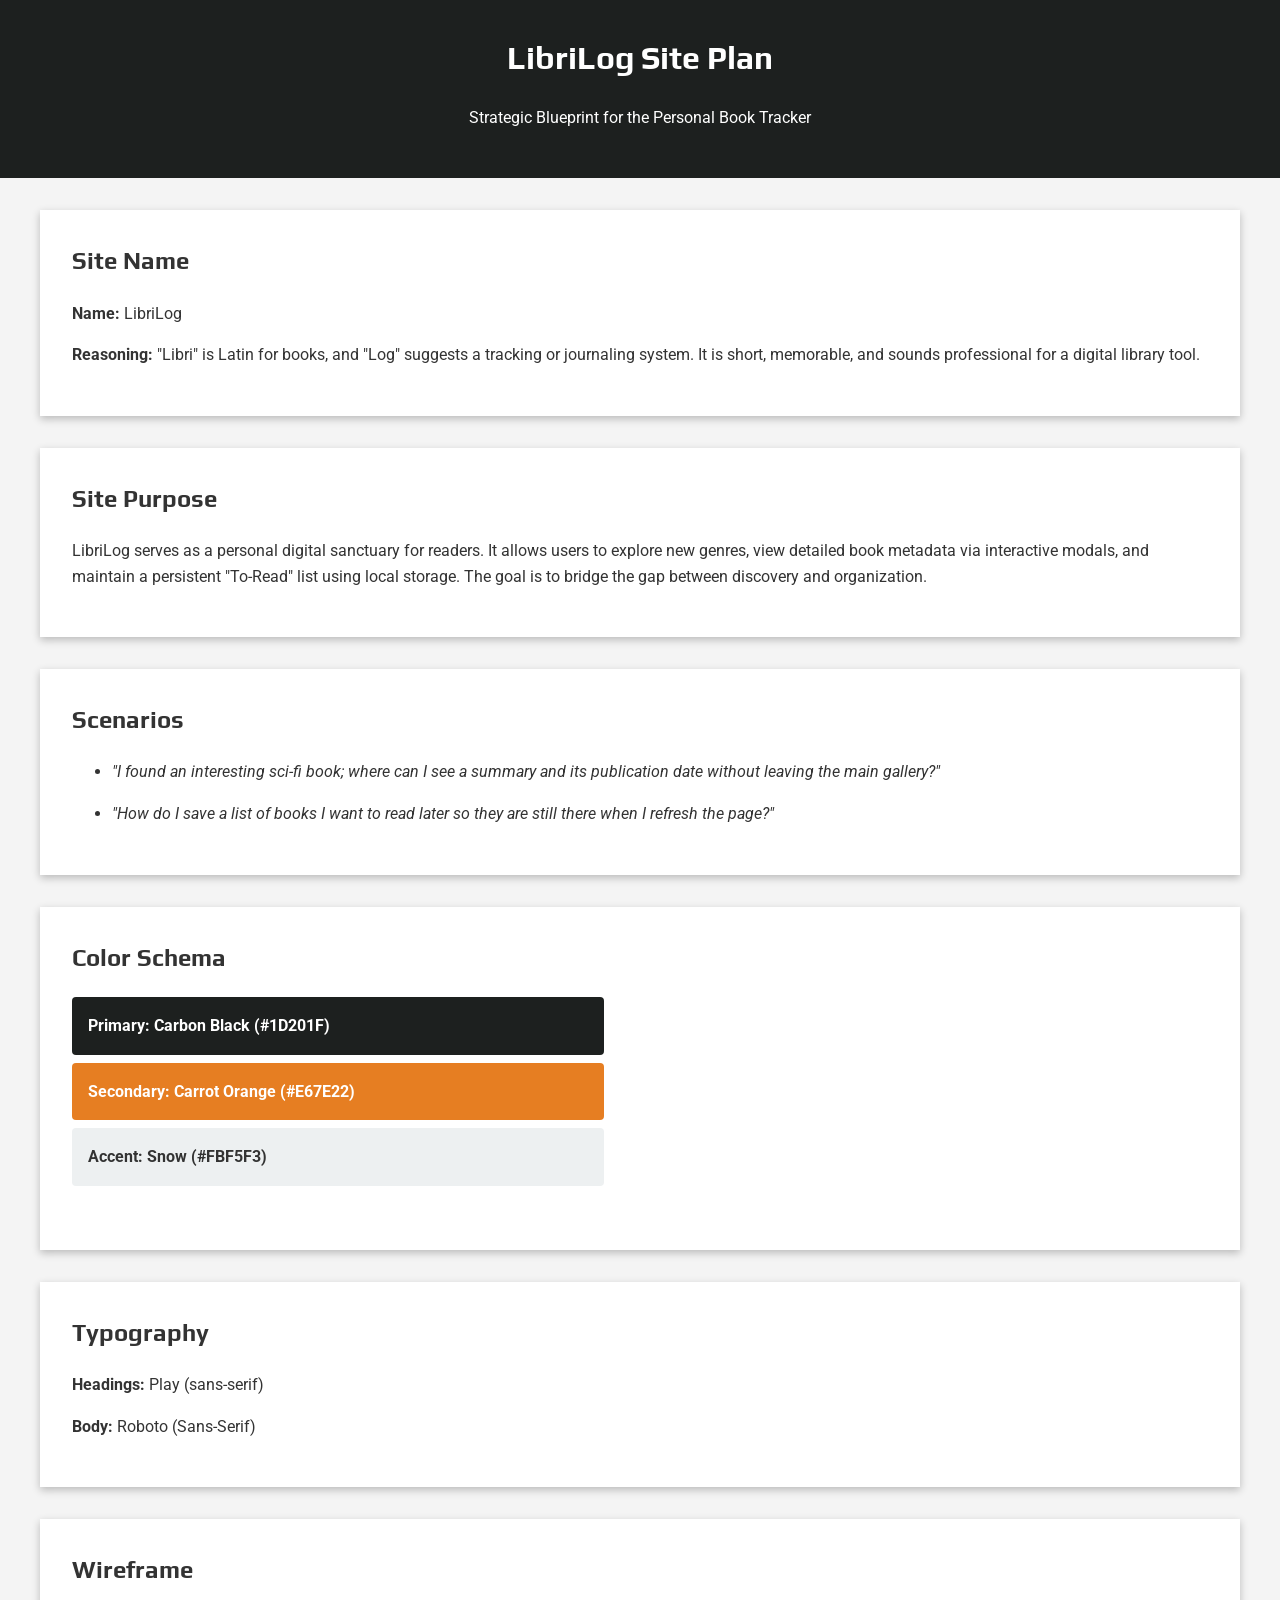
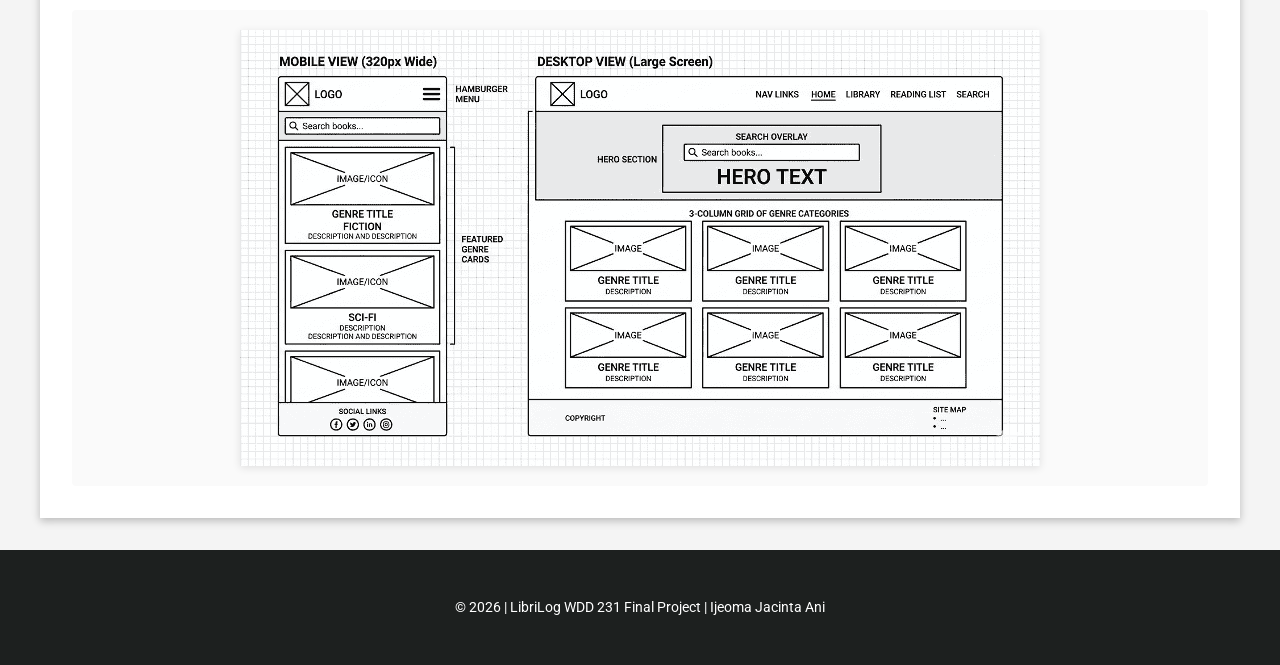
<file: final-poject/site-plan.html>
<!DOCTYPE html>
<html lang="en-US">
<head>
    <meta charset="UTF-8">
    <meta name="viewport" content="width=device-width, initial-scale=1.0">
    <title>Site Plan | LibriLog Personal Book Tracker</title>
    <meta name="description" content="Site plan for the LibriLog project, detailing design, colors, and layout.">
    <meta name="author" content="Ijeoma Jacinta Ani">
    <link rel="stylesheet" href="site-plan.css">
    <link rel="preconnect" href="https://fonts.googleapis.com">
    <link rel="preconnect" href="https://fonts.gstatic.com" crossorigin>
    <link href="https://fonts.googleapis.com/css2?family=Play:wght@400;700&family=Roboto:ital,wght@0,100..900;1,100..900&display=swap" rel="stylesheet">
</head>
<body>
    <header>
        <h1>LibriLog Site Plan</h1>
        <p>Strategic Blueprint for the Personal Book Tracker</p>
    </header>

    <main class="card-container">
        <section class="card">
            <h2>Site Name</h2>
            <p><strong>Name:</strong> LibriLog</p>
            <p><strong>Reasoning:</strong> "Libri" is Latin for books, and "Log" suggests a tracking or journaling system. It is short, memorable, and sounds professional for a digital library tool.</p>
        </section>

        <section class="card">
            <h2>Site Purpose</h2>
            <p>LibriLog serves as a personal digital sanctuary for readers. It allows users to explore new genres, view detailed book metadata via interactive modals, and maintain a persistent "To-Read" list using local storage. The goal is to bridge the gap between discovery and organization.</p>
        </section>

        <section class="card">
            <h2>Scenarios</h2>
            <ul class="scenario-list">
                <li>"I found an interesting sci-fi book; where can I see a summary and its publication date without leaving the main gallery?"</li>
                <li>"How do I save a list of books I want to read later so they are still there when I refresh the page?"</li>
            </ul>
        </section>

        <section class="card">
            <h2>Color Schema</h2>
            <div class="color-palette">
                <div class="color-box primary">Primary: Carbon Black (#1D201F)</div>
                <div class="color-box secondary">Secondary: Carrot Orange (#E67E22)</div>
                <div class="color-box accent">Accent: Snow (#FBF5F3)</div>
            </div>
        </section>

            <section class="card">
            <h2>Typography</h2>
            <p><strong>Headings:</strong> Play (sans-serif)</p>
            <p><strong>Body:</strong> Roboto (Sans-Serif)</p>
        </section>

        <section class="card">
            <h2>Wireframe</h2>
            <div class="wireframe">
                <img src="images/wireframe.png" alt="LibriLog Wireframe" class="wireframe-image">
            </div>
        </section>
    </main>
    <footer>
        <p>&copy; 2026 | LibriLog WDD 231 Final Project | Ijeoma Jacinta Ani</p>
    </footer>
</body>
</html>
</file>
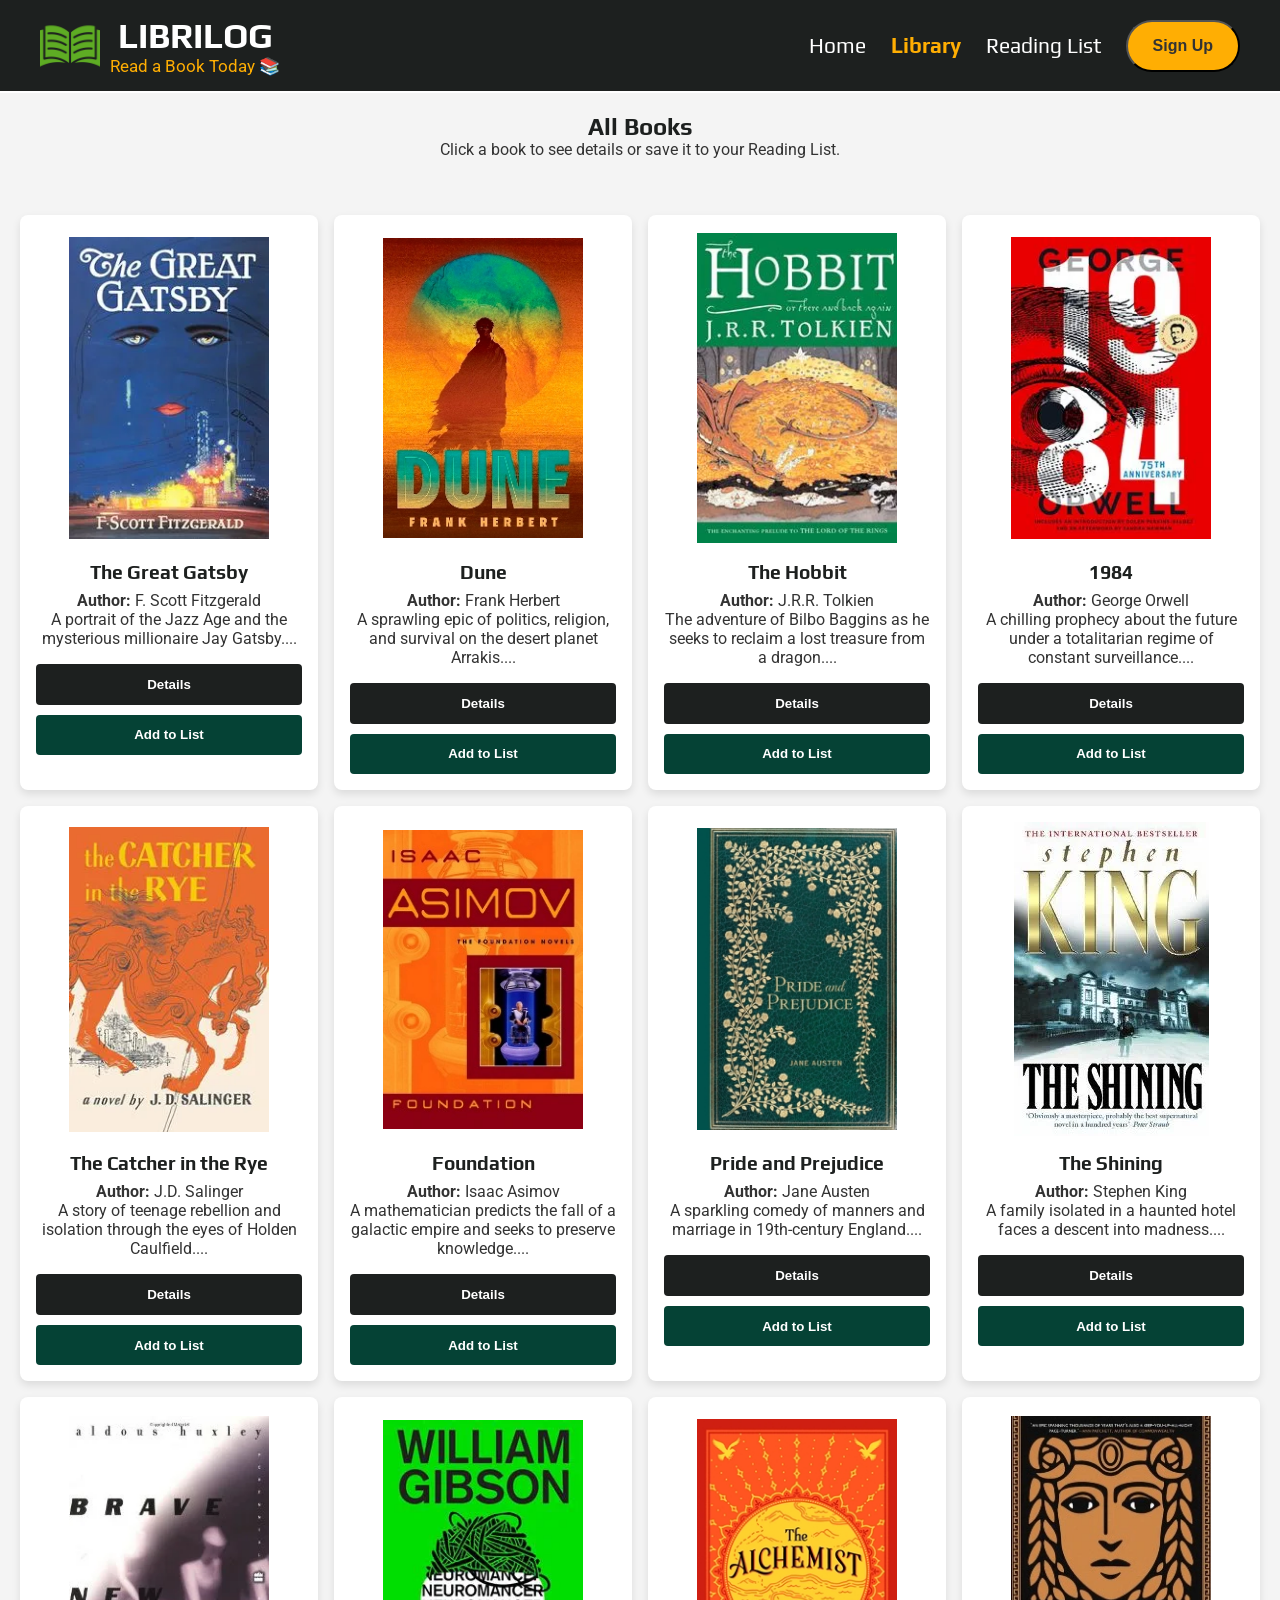
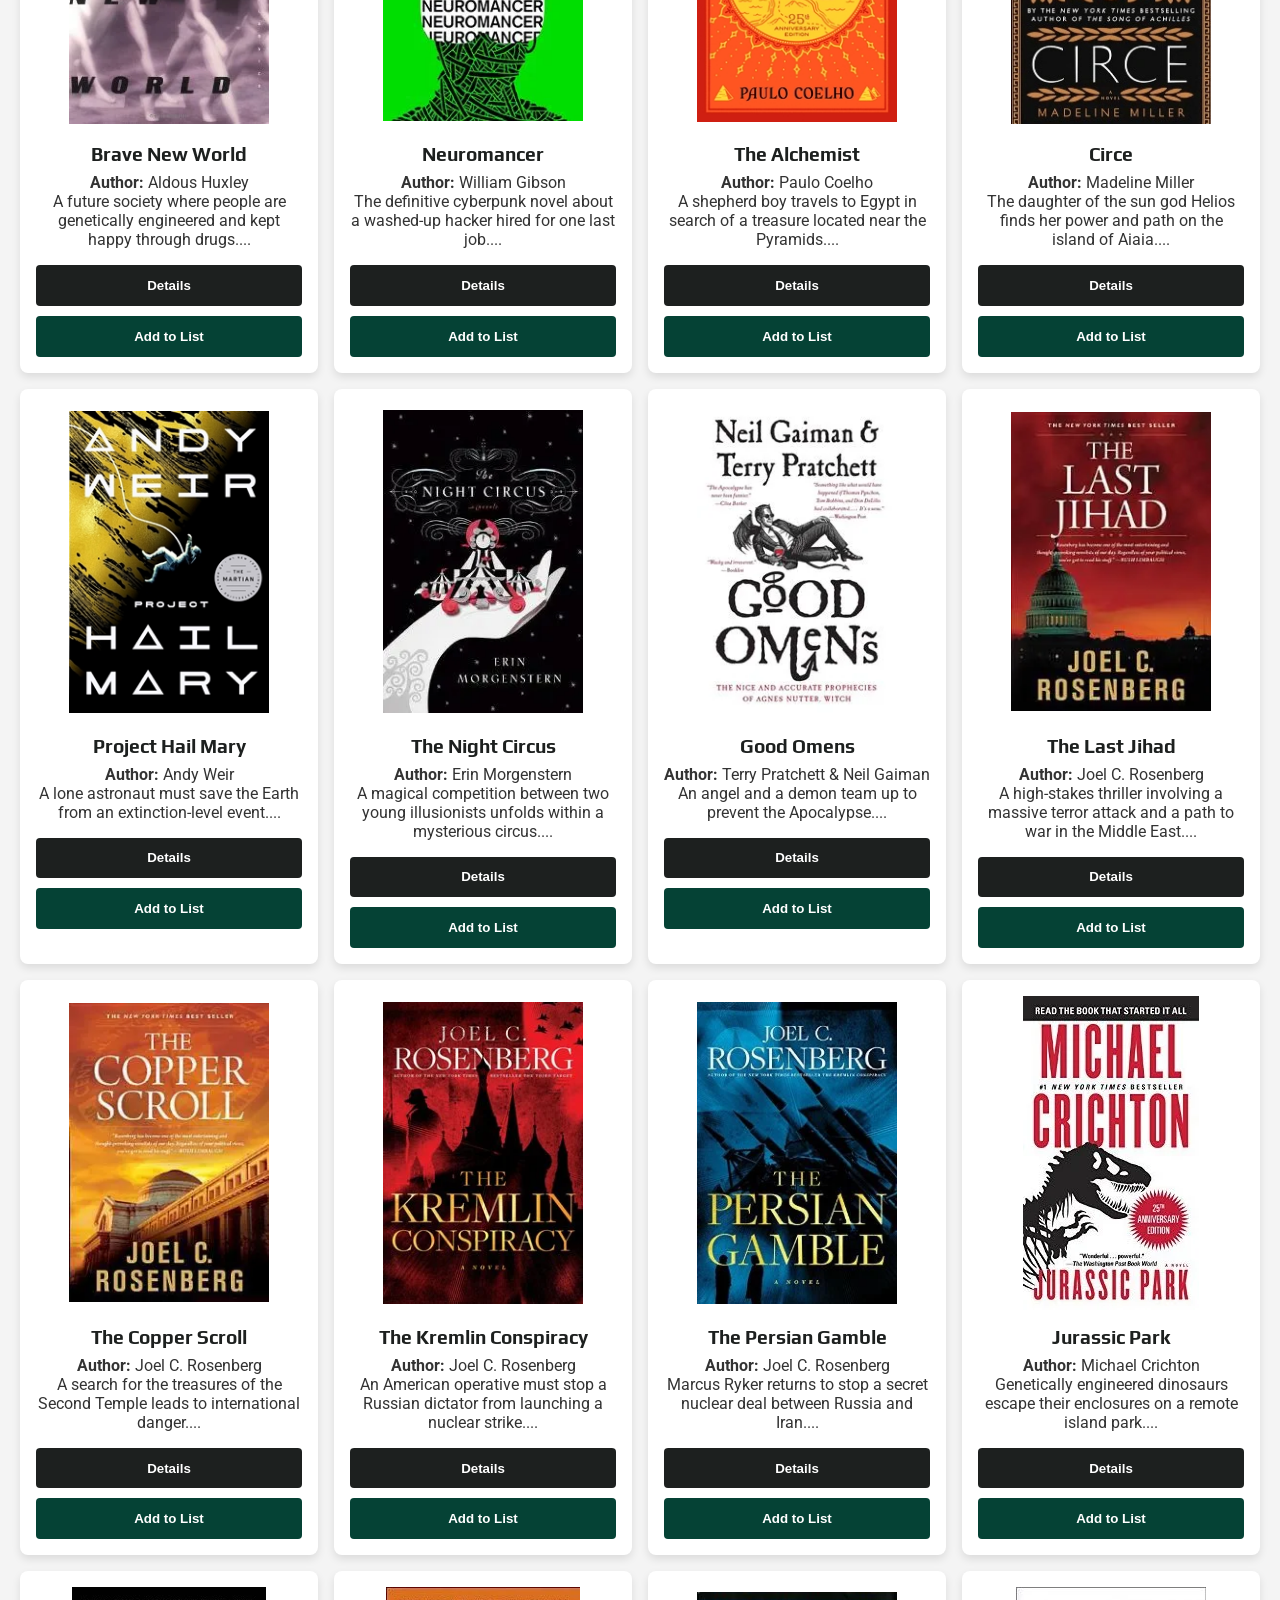
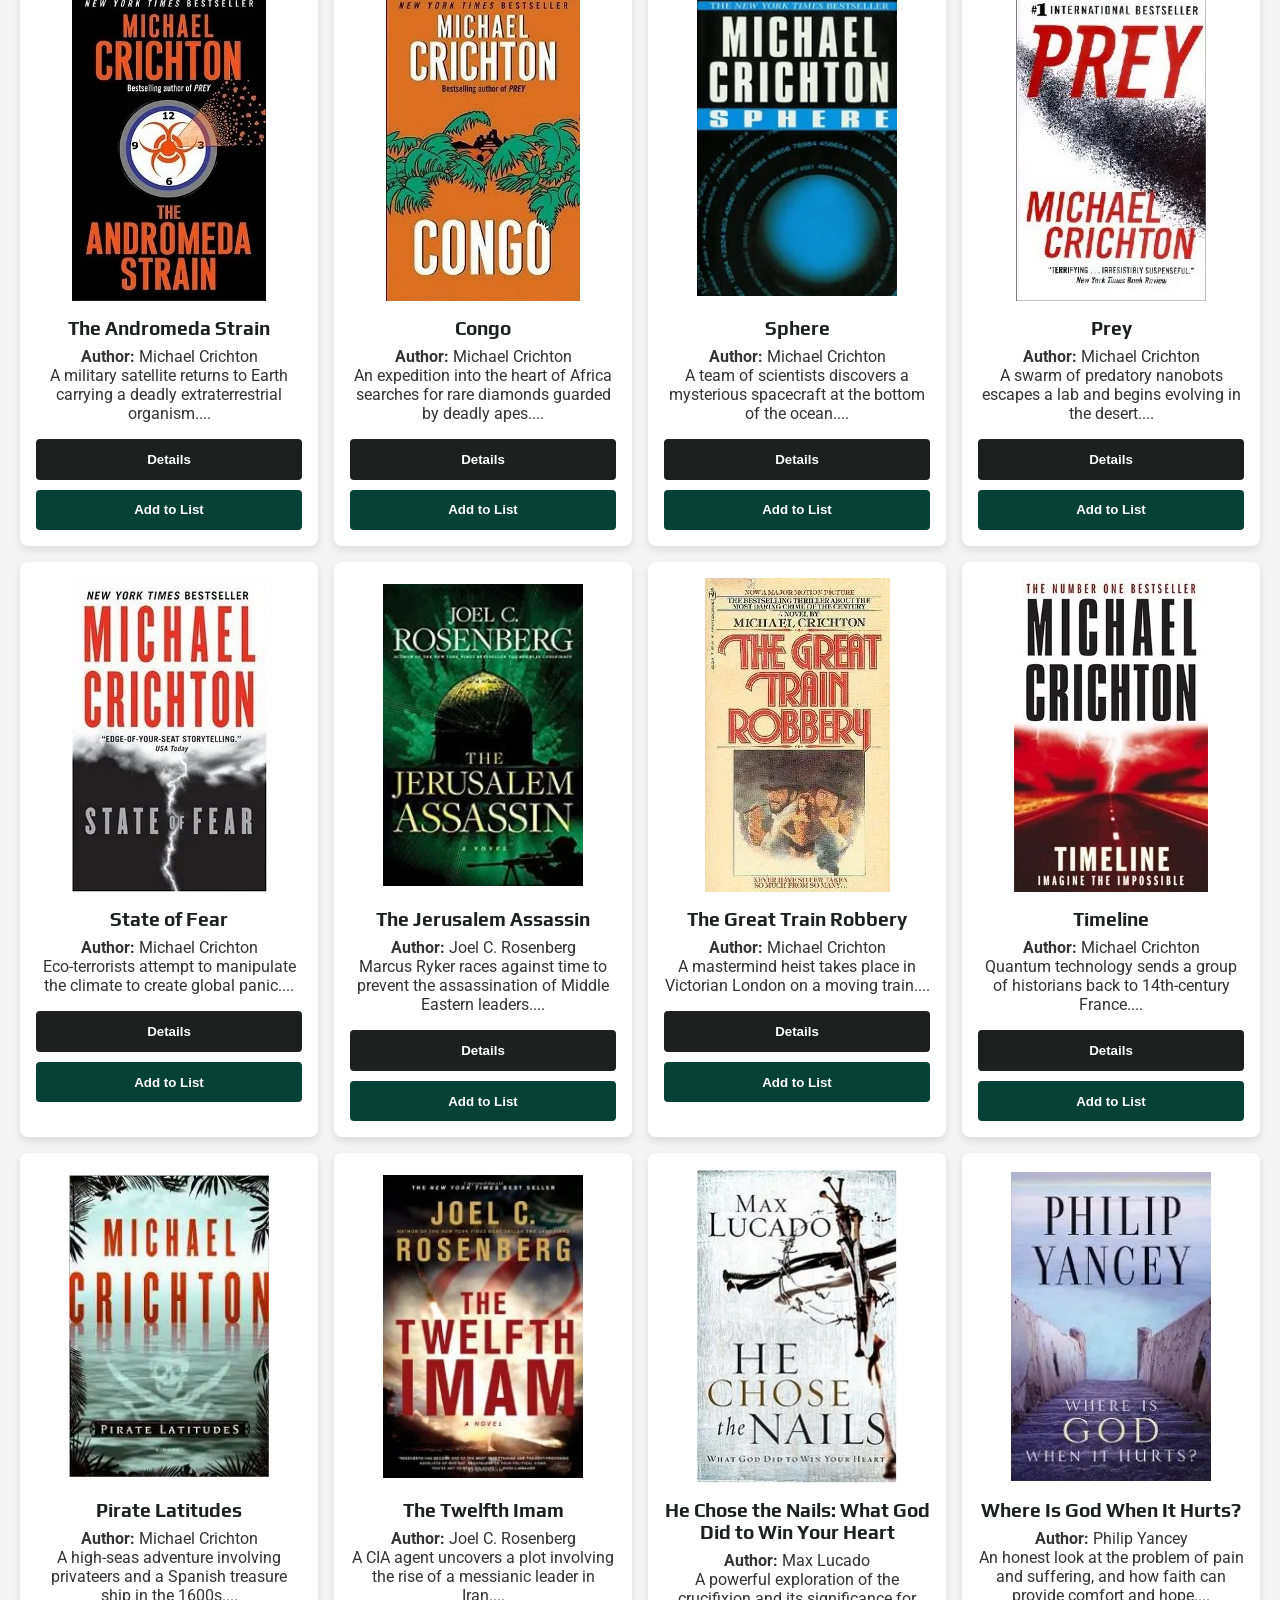
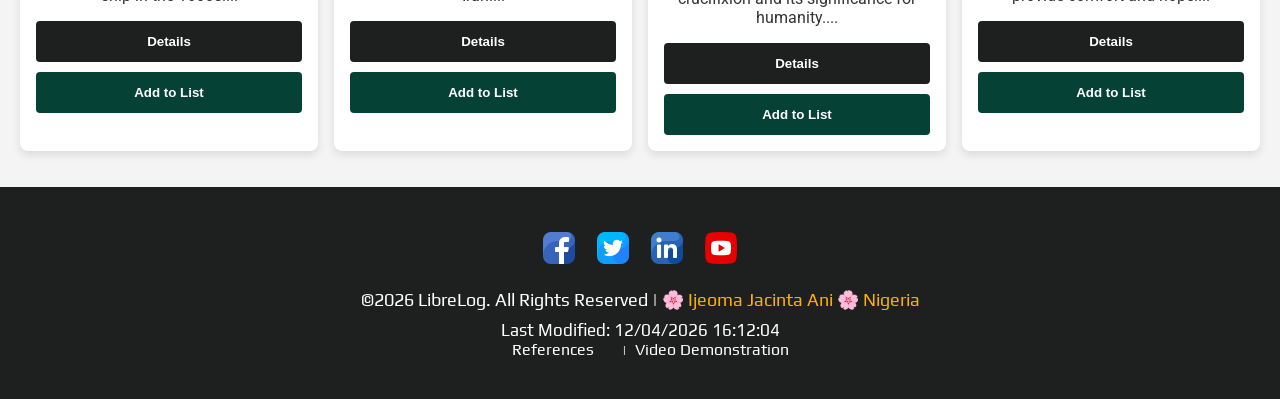
<file: final-project/library.html>
<!DOCTYPE html>
<html lang="en">
<head>
  <meta charset="UTF-8">
  <meta name="viewport" content="width=device-width, initial-scale=1.0">
  <title>LibriLog | Library</title>
  <meta name="description"
        content="Browse your personal library, track books you've read, organize favorites, and manage your collection all in one place with an easy, user-friendly view.">
  <meta name="author" content="Ijeaoma Jacinta Ani">

   <!-- Open Graph Meta Tags for Facebook -->
    <meta property="og:title" content="Ani Ijeoma Jacinta - Course Home Page">
    <meta property="og:description" content="Course home page for WDD 231: Dynamic Web Fundamentals showing projects, coursework, and web development practice.">
    <meta property="og:image" content="https://gentle2023.github.io/wdd231/images/logo.jpg">
    <meta property="og:url" content="https://gentle2023.github.io/wdd231/final-project/">
    <meta property="og:type" content="GitHub Page">

  <!-- Google Fonts -->
   <link rel="preconnect" href="https://fonts.googleapis.com">
    <link rel="preconnect" href="https://fonts.gstatic.com" crossorigin>
    <link href="https://fonts.googleapis.com/css2?family=Play:wght@400;700&family=Roboto:ital,wght@0,100..900;1,100..900&display=swap" rel="stylesheet">

      <!--favicon-->
  <link rel="icon" href="images/favicon.png">
  
  <link rel="stylesheet" href="styles/small.css">
  <link rel="stylesheet" href="styles/medium.css">
  <link rel="stylesheet" href="styles/larger.css">
  <script src="scripts/main.js" defer></script>
  <script src="scripts/library.js" defer></script>

</head>

<body>
<!--Header and Navigation-->
<header class="site-navbar">
  <div class="nav-wrapper">
    
    <!-- LOGO -->
    <div class="logo">
      <img src="images/librilog-logo.png" alt="Logo">
      <div class="logo-text">
        <h1>LIBRILOG</h1>
        <span class="tagline">Read a Book Today 📚</span>
      </div>
    </div>

    <!-- HAMBURGER -->
    <button type="button" class="hamburger" id="hamburger" title="Toggle navigation menu">
      <span></span>
      <span></span>
      <span></span>
    </button>

    <!-- NAV LINKS -->
    <nav class="nav-links" id="navMenu">
      <a href="index.html">Home</a>
      <a href="library.html" class="active">Library</a>
      <a href="reading-list.html">Reading List</a>
      <a hidden href="search.html">Search</a>
       <button type="button" class="signup-button" id="signup-btn">Sign Up </button>
    </nav>

  </div>
</header>
<!-- Main Content -->
<main class="library">
        <section class="library-controls">
            <h2>All Books</h2>
            <p>Click a book to see details or save it to your Reading List.</p>
        </section>
        
        <div id="library-grid" class="book-grid"></div>

        <dialog id="book-modal">
            <div id="modal-content"></div>
            <button type="button" id="close-modal">Close</button>
        </dialog>
    </main>

 <!-- Footer -->
<footer class="site-footer">
  <div class="footer-content">

    <!-- Social Icons (Images) -->
    <div class="social-icons">
      <a href="#"><img src="images/facebook.png" alt="Facebook"></a>
      <a href="#"><img src="images/twitter.png" alt="Twitter"></a>
      <a href="#"><img src="images/linkedin.png" alt="LinkedIn"></a>
      <a href="#"><img src="images/youtube.png" alt="YouTube"></a>
    </div>

    <!-- Copyright -->
    <p class="footer-text">
       ©<span id="currentyear"></span> LibreLog. All Rights Reserved | <a href="#">🌸 Ijeoma Jacinta Ani 🌸 Nigeria</a>
    </p>

    <!-- Links -->
    <div class="footer-links">
      <p id="lastModified"></p>
       <a href="references.html" class="references">References</a>
      <span>|</span>
      <a href="https://youtu.be/ATmSNajVqP4" class="video">Video Demonstration</a>
    </div>

  </div>
</footer>

</body>
</html>
</file>
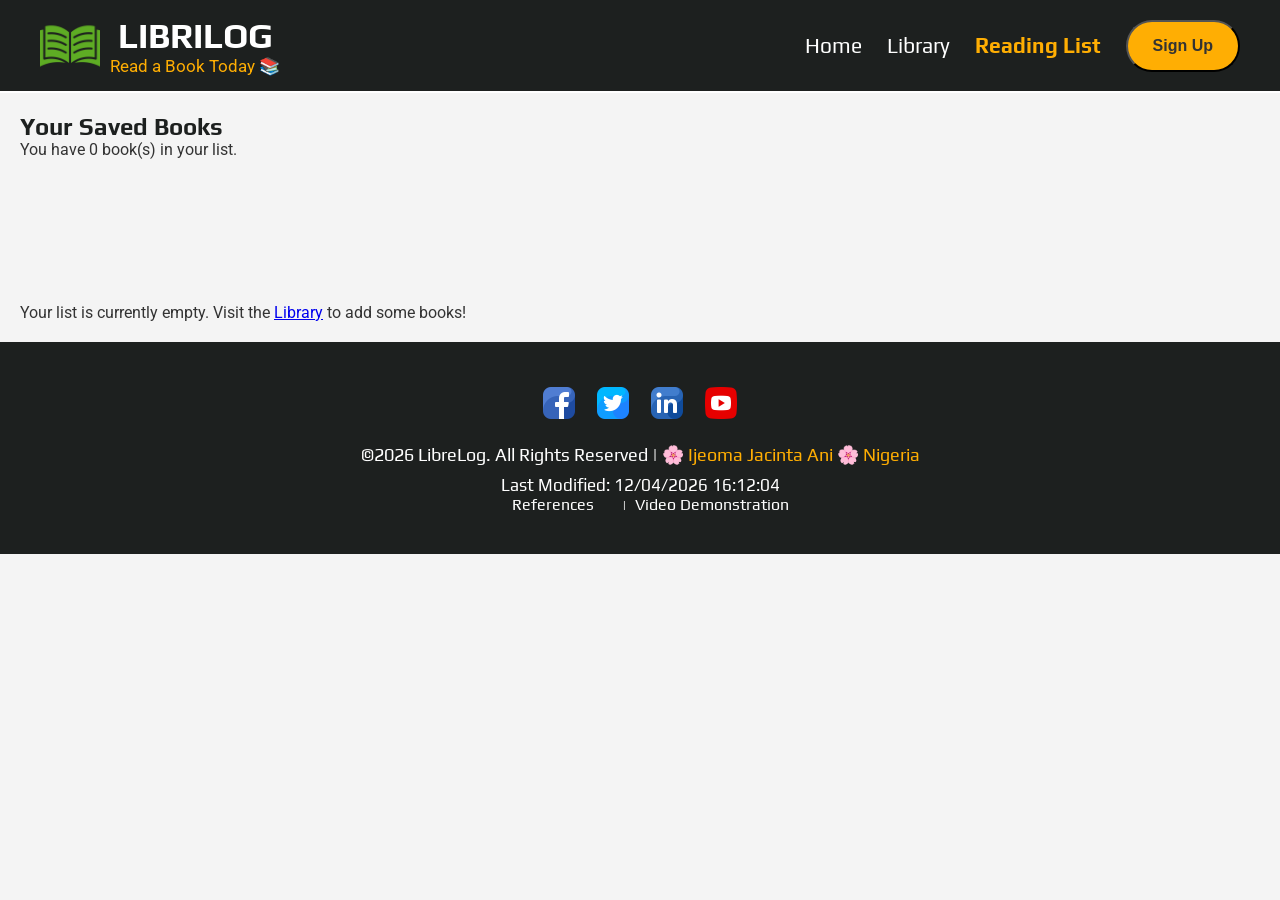
<file: final-project/reading-list.html>
<!DOCTYPE html>
<html lang="en">
<head>
  <meta charset="UTF-8">
  <meta name="viewport" content="width=device-width, initial-scale=1.0">
  <title>LibreLog | Reading List</title>
  <meta name="description"
        content="Plan your next reads with a simple list, add books you want to read, track progress, and stay organized as you work through your reading goals.">
  <meta name="author" content="Ijeaoma Jacinta Ani">

   <!-- Open Graph Meta Tags for Facebook -->
    <meta property="og:title" content="Ani Ijeoma Jacinta - Course Home Page">
    <meta property="og:description" content="Course home page for WDD 231: Dynamic Web Fundamentals showing projects, coursework, and web development practice.">
    <meta property="og:image" content="https://gentle2023.github.io/wdd231/images/logo.jpg">
    <meta property="og:url" content="https://gentle2023.github.io/wdd231/final-project/">
    <meta property="og:type" content="GitHub Page">

  <!-- Google Fonts -->
   <link rel="preconnect" href="https://fonts.googleapis.com">
    <link rel="preconnect" href="https://fonts.gstatic.com" crossorigin>
    <link href="https://fonts.googleapis.com/css2?family=Play:wght@400;700&family=Roboto:ital,wght@0,100..900;1,100..900&display=swap" rel="stylesheet">

      <!--favicon-->
  <link rel="icon" href="images/favicon.png">

  <link rel="stylesheet" href="styles/small.css">
  <link rel="stylesheet" href="styles/larger.css">
  <script src="scripts/main.js" defer></script>
    <script src="scripts/reading-list.js" defer></script>
</head>

<body>
<!--Header and Navigation-->
<header class="site-navbar">
  <div class="nav-wrapper">
    
    <!-- LOGO -->
    <div class="logo">
      <img src="images/librilog-logo.png" alt="Logo">
      <div class="logo-text">
        <h1>LIBRILOG</h1>
        <span class="tagline">Read a Book Today 📚</span>
      </div>
    </div>

    <!-- HAMBURGER -->
    <button type="button" class="hamburger" id="hamburger" title="Toggle navigation menu">
      <span></span>
      <span></span>
      <span></span>
    </button>

    <!-- NAV LINKS -->
    <nav class="nav-links" id="navMenu">
      <a href="index.html">Home</a>
      <a href="library.html">Library</a>
      <a href="reading-list.html" class="active">Reading List</a>
      <a hidden href="search.html">Search</a>
        <button type="button" class="signup-button" id="signup-btn">Sign Up </button>
    </nav>

  </div>
</header>
<!-- Main Content -->
<main  class="reading-list">
        <section class="list-header">
            <h2>Your Saved Books</h2>
            <p id="list-count">You have 0 books in your list.</p>
        </section>
        
        <div id="reading-list-grid" class="book-grid">
            </div>

        <div id="empty-message" class="hidden">
            <p>Your list is currently empty. Visit the <a href="library.html">Library</a> to add some books!</p>
        </div>
    </main>

<!-- Footer -->
<footer class="site-footer">
  <div class="footer-content">

    <!-- Social Icons (Images) -->
    <div class="social-icons">
      <a href="#"><img src="images/facebook.png" alt="Facebook"></a>
      <a href="#"><img src="images/twitter.png" alt="Twitter"></a>
      <a href="#"><img src="images/linkedin.png" alt="LinkedIn"></a>
      <a href="#"><img src="images/youtube.png" alt="YouTube"></a>
    </div>

    <!-- Copyright -->
    <p class="footer-text">
       ©<span id="currentyear"></span> LibreLog. All Rights Reserved | <a href="#">🌸 Ijeoma Jacinta Ani 🌸 Nigeria</a>
    </p>

    <!-- Links -->
    <div class="footer-links">
      <p id="lastModified"></p>
      <a href="references.html" class="references">References</a>
      <span>|</span>
      <a href="https://youtu.be/ATmSNajVqP4" class="video">Video Demonstration</a>
    </div>

  </div>
</footer>

</body>
</html>
</file>
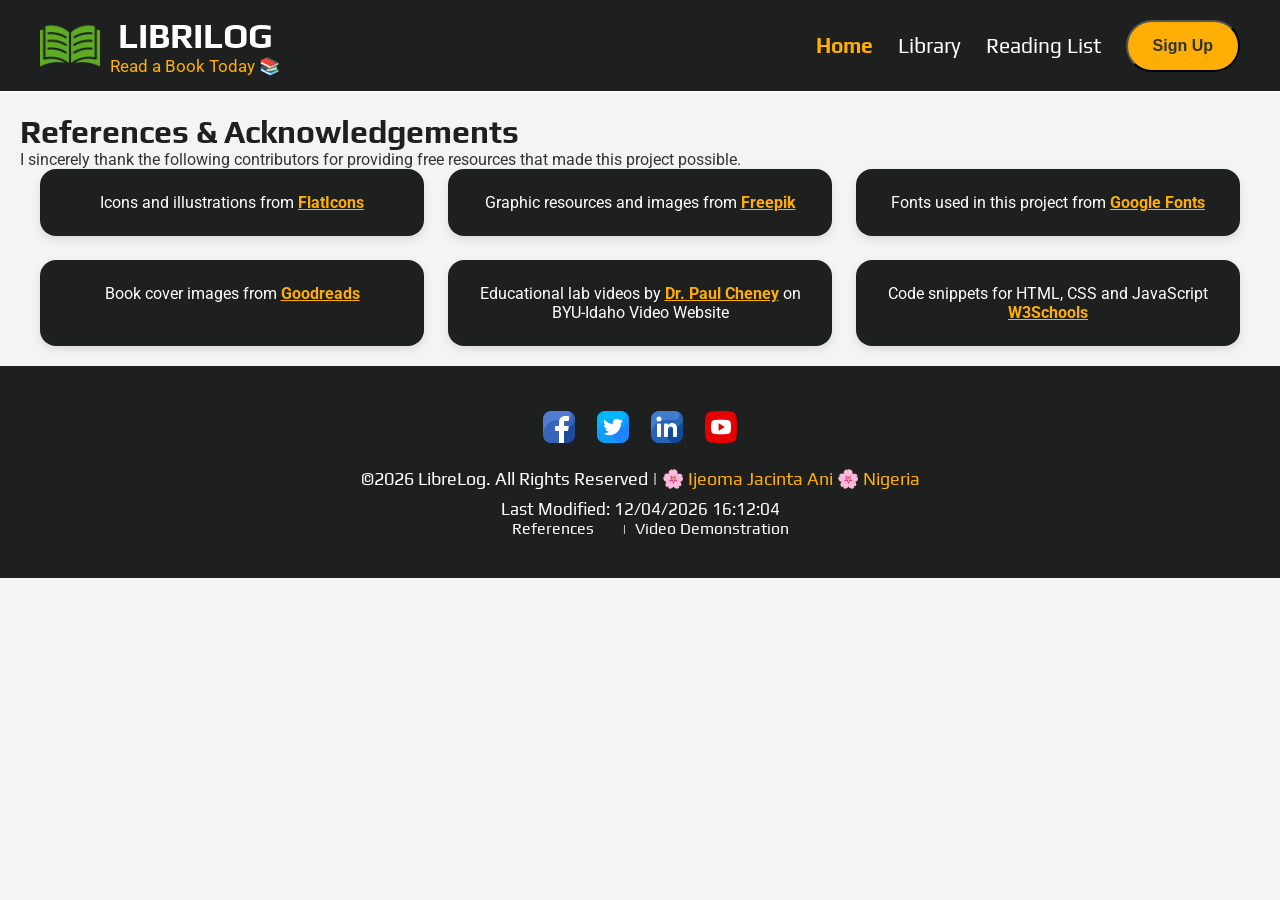
<file: final-project/references.html>
<!DOCTYPE html>
<html lang="en">
<head>
  <meta charset="UTF-8">
  <meta name="viewport" content="width=device-width, initial-scale=1.0">
  <title>LibriLog | References</title>
  <meta name="description"
        content="Explore the references that shaped the development of LibriLog, including book metadata, cover images, and design inspirations.">
  <meta name="author" content="Ijeaoma Jacinta Ani">

  <!-- Open Graph Meta Tags for Facebook -->
    <meta property="og:title" content="Ani Ijeoma Jacinta - Course Home Page">
    <meta property="og:description" content="Course home page for WDD 231: Dynamic Web Fundamentals showing projects, coursework, and web development practice.">
    <meta property="og:image" content="https://gentle2023.github.io/wdd231/images/logo.jpg">
    <meta property="og:url" content="https://gentle2023.github.io/wdd231/final-project/">
    <meta property="og:type" content="GitHub Page">


  <!-- Google Fonts -->
   <link rel="preconnect" href="https://fonts.googleapis.com">
    <link rel="preconnect" href="https://fonts.gstatic.com" crossorigin>
    <link href="https://fonts.googleapis.com/css2?family=Play:wght@400;700&family=Roboto:ital,wght@0,100..900;1,100..900&display=swap" rel="stylesheet">

      <!--favicon-->
  <link rel="icon" href="images/favicon.png">

  <link rel="stylesheet" href="styles/small.css">
  <link rel="stylesheet" href="styles/larger.css">
  <script src="scripts/main.js" defer></script>
</head>

<body>
<!--Header and Navigation-->
<header class="site-navbar">
  <div class="nav-wrapper">
    
    <!-- LOGO -->
    <div class="logo">
      <img src="images/librilog-logo.png" alt="Logo">
      <div class="logo-text">
        <h1>LIBRILOG</h1>
        <span class="tagline">Read a Book Today 📚</span>
      </div>
    </div>

    <!-- HAMBURGER -->
    <button type="button" class="hamburger" id="hamburger" title="Toggle navigation menu">
      <span></span>
      <span></span>
      <span></span>
    </button>

    <!-- NAV LINKS -->
    <nav class="nav-links" id="navMenu">
      <a href="index.html" class="active">Home</a>
      <a href="library.html">Library</a>
      <a href="reading-list.html">Reading List</a>
      <a hidden href="search.html">Search</a>
       <button type="button" class="signup-button" id="signup-btn">Sign Up </button>
    </nav>

  </div>
</header>

<!-- Main Content -->
<main class="references">
      <h1>References & Acknowledgements</h1>
       <p >I sincerely thank the following contributors for providing free resources that made this project possible.</p>
   <div class="cards-container">
    <div class="resource-card">
      <p>Icons and illustrations from <a href="https://www.flaticon.com/" target="_blank" rel="noopener noreferrer">FlatIcons</a></p>
    </div>

    <div class="resource-card">
      <p>Graphic resources and images from <a href="https://www.freepik.com/" target="_blank" rel="noopener noreferrer">Freepik</a></p>
    </div>

    <div class="resource-card">
      <p>Fonts used in this project from <a href="https://fonts.google.com/" target="_blank" rel="noopener noreferrer">Google Fonts</a></p>
    </div>

    <div class="resource-card">
      <p>Book cover images from <a href="https://www.goodreads.com/" target="_blank" rel="noopener noreferrer">Goodreads</a></p>
    </div>

    <div class="resource-card">
      <p>Educational lab videos by <a href="https://video.byui.edu/media/t/1_xlgxm7jy" target="_blank" rel="noopener noreferrer">Dr. Paul Cheney</a> on BYU-Idaho Video Website</p>
    </div>

    <div class="resource-card">
      <p>Code snippets for HTML, CSS and JavaScript <a href="https://www.w3schools.com/howto/default.asp" target="_blank" rel="noopener noreferrer">W3Schools</a></p>
    </div>

  </div>
 </main>
 
<!-- Footer -->
  
<footer class="site-footer">
  <div class="footer-content">

    <!-- Social Icons (Images) -->
    <div class="social-icons">
      <a href="#"><img src="images/facebook.png" alt="Facebook"></a>
      <a href="#"><img src="images/twitter.png" alt="Twitter"></a>
      <a href="#"><img src="images/linkedin.png" alt="LinkedIn"></a>
      <a href="#"><img src="images/youtube.png" alt="YouTube"></a>
    </div>

    <!-- Copyright -->
    <p class="footer-text">
       ©<span id="currentyear"></span> LibreLog. All Rights Reserved | <a href="#">🌸 Ijeoma Jacinta Ani 🌸 Nigeria</a>
    </p>

    <!-- Links -->
    <div class="footer-links">
      <p id="lastModified"></p>
     <a href="references.html" class="references">References</a>
      <span>|</span>
      <a href="https://youtu.be/ATmSNajVqP4" class="video">Video Demonstration</a>
    </div>

  </div>
</footer>

</body>
</html>
</file>
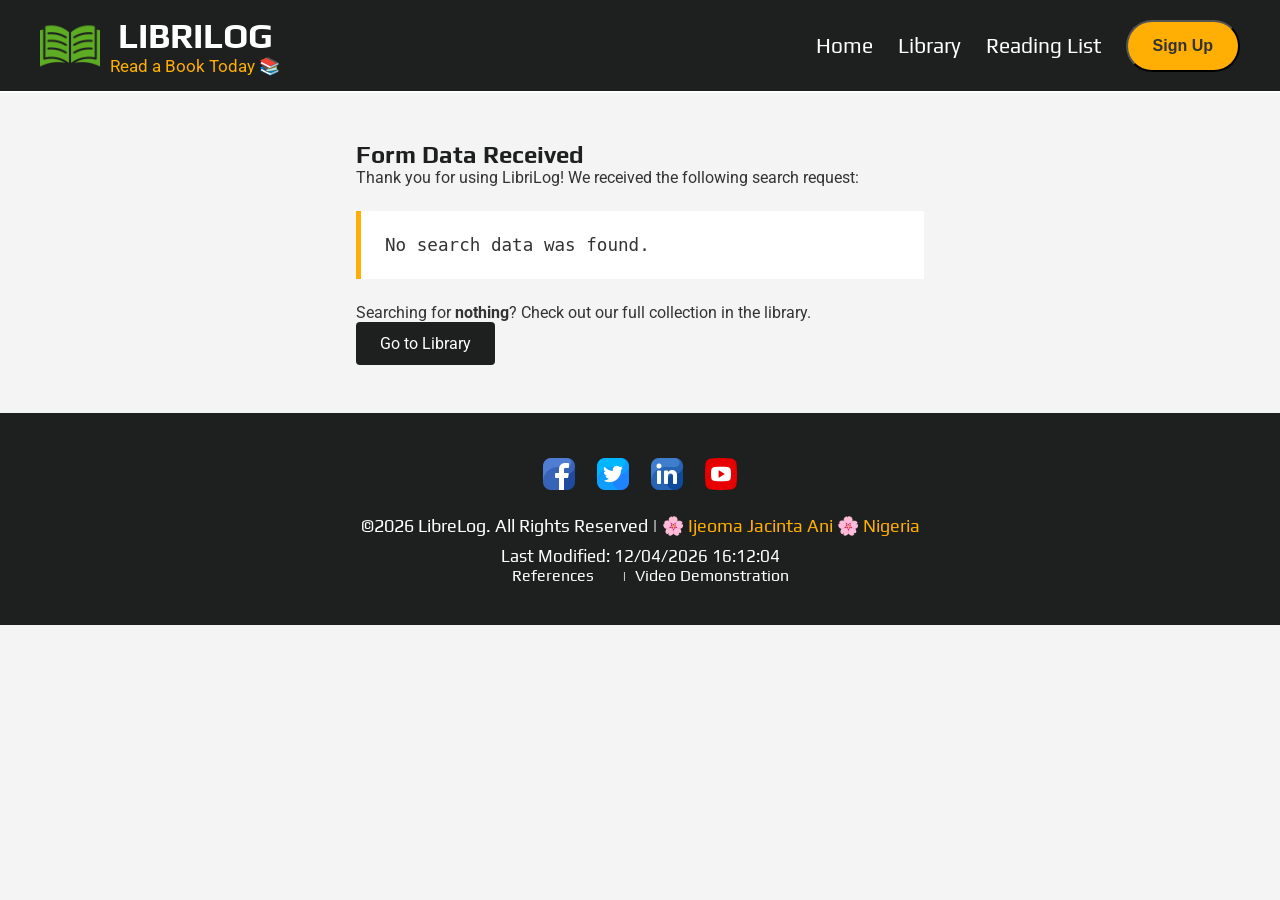
<file: final-project/search-results.html>
<!DOCTYPE html>
<html lang="en">
<head>
  <meta charset="UTF-8">
  <meta name="viewport" content="width=device-width, initial-scale=1.0">
  <title>LibreLog | Search Results</title>
  <meta name="description"
        content="View matching books from your search, explore titles, authors, and details, and quickly add favorites or save them to your reading list.">
  <meta name="author" content="Ijeaoma Jacinta Ani">

   <!-- Open Graph Meta Tags for Facebook -->
    <meta property="og:title" content="Ani Ijeoma Jacinta - Course Home Page">
    <meta property="og:description" content="Course home page for WDD 231: Dynamic Web Fundamentals showing projects, coursework, and web development practice.">
    <meta property="og:image" content="https://gentle2023.github.io/wdd231/images/logo.jpg">
    <meta property="og:url" content="https://gentle2023.github.io/wdd231/final-project/">
    <meta property="og:type" content="GitHub Page">

  <!-- Google Fonts -->
   <link rel="preconnect" href="https://fonts.googleapis.com">
    <link rel="preconnect" href="https://fonts.gstatic.com" crossorigin>
    <link href="https://fonts.googleapis.com/css2?family=Play:wght@400;700&family=Roboto:ital,wght@0,100..900;1,100..900&display=swap" rel="stylesheet">

      <!--favicon-->
  <link rel="icon" href="images/favicon.png">

  <link rel="stylesheet" href="styles/small.css">
  <link rel="stylesheet" href="styles/larger.css">
  <script src="scripts/main.js" defer></script>
    <script src="scripts/results.js" defer></script>
</head>

<body>
<!--Header and Navigation-->
<header class="site-navbar">
  <div class="nav-wrapper">
    
    <!-- LOGO -->
    <div class="logo">
      <img src="images/librilog-logo.png" alt="Logo">
      <div class="logo-text">
        <h1>LIBRILOG</h1>
        <span class="tagline">Read a Book Today 📚</span>
      </div>
    </div>

    <!-- HAMBURGER -->
    <button type="button" class="hamburger" id="hamburger" title="Toggle navigation menu">
      <span></span>
      <span></span>
      <span></span>
    </button>

    <!-- NAV LINKS -->
    <nav class="nav-links" id="navMenu">
      <a href="index.html">Home</a>
      <a href="library.html">Library</a>
      <a href="reading-list.html">Reading List</a>
      <a hidden href="search.html" class="active">Search</a>
      <button type="button" class="signup-button" id="signup-btn">Sign Up </button>
    </nav>

  </div>
</header>
<!-- Main Content -->
 <main class="results-container">
        <section class="card">
            <h2>Form Data Received</h2>
            <p>Thank you for using LibriLog! We received the following search request:</p>
            
            <div id="results-display" class="results-box">
                </div>

            <p class="next-steps">
                Searching for <strong><span id="user-query">...</span></strong>? 
                Check out our full collection in the library.
            </p>
            
            <a href="library.html" class="cta-button">Go to Library</a>
        </section>
    </main>

<!-- Footer -->
<footer class="site-footer">
  <div class="footer-content">

    <!-- Social Icons (Images) -->
    <div class="social-icons">
      <a href="#"><img src="images/facebook.png" alt="Facebook"></a>
      <a href="#"><img src="images/twitter.png" alt="Twitter"></a>
      <a href="#"><img src="images/linkedin.png" alt="LinkedIn"></a>
      <a href="#"><img src="images/youtube.png" alt="YouTube"></a>
    </div>

    <!-- Copyright -->
    <p class="footer-text">
       ©<span id="currentyear"></span> LibreLog. All Rights Reserved | <a href="#">🌸 Ijeoma Jacinta Ani 🌸 Nigeria</a>
    </p>

    <!-- Links -->
    <div class="footer-links">
      <p id="lastModified"></p>
      <a href="references.html" class="references">References</a>
      <span>|</span>
      <a href="https://youtu.be/ATmSNajVqP4" class="video">Video Demonstration</a>
    </div>

  </div>
</footer>

</body>
</html>
</file>
<file: styles/small.css>
/* =========================
   ROOT VARIABLES
========================= */

:root {
  /* Colors */
  --primary: #1f1f1f;
  --primary-light: #2a2a2a;
  --primary-dark: #111;
  --border-dark: #444;
  --border-light: #3a3a3a;
  --white: #ffffff;
  --gray-light: #eeeeee;
  --active: #d4b422;

  --completed: #1b3e52;

  /* Typography */
  --font-primary: "Play", sans-serif;
  --font-secondary: "Poppins", sans-serif;

  --font-size-sm: 0.9rem;
  --font-size-base: 1rem;
  --font-size-md: 1.2rem;
  --font-size-lg: 1.6rem;

  /* Spacing */
  --spacing-xs: 0.3rem;
  --spacing-sm: 0.6rem;
  --spacing-md: 1rem;
  --spacing-lg: 1.2rem;

  /* Border Radius */
  --radius-sm: 5px;
  --radius-md: 8px;

  /* Layout */
  --min-touch: 44px;

  /* Transitions */
  --transition-fast: 0.3s ease;
}


/* =========================
   RESET
========================= */

* {
  box-sizing: border-box;
  margin: 0;
  padding: 0;
  font-family: var(--font-secondary);
}


/* =========================
   HEADER
========================= */
body {
  background-color: #d9d9d9;
}

.site-header {
  display: flex;
  justify-content: space-between;
  align-items: center;
  padding: var(--spacing-sm) var(--spacing-lg);
  background-color: var(--primary);
  border-bottom: 1px solid var(--white);
  color: var(--white);
}

.logo-group {
  display: flex;
  align-items: center;
  gap: var(--spacing-sm);
}

.site-name {
  font-family: var(--font-secondary);
  font-weight: 600;
  font-size: var(--font-size-md);
  color: var(--white);
}


/* =========================
   HAMBURGER
========================= */

.hamburger {
  background: none;
  border: none;
  cursor: pointer;
  width: var(--min-touch);
  height: var(--min-touch);
  font-size: var(--font-size-lg);
  color: var(--white);
}

.hamburger::before {
  content: "\2630"; /* ☰ */
}

.hamburger.show::before {
  content: "\00D7"; /* × */
}


/* =========================
   NAVIGATION (MOBILE)
========================= */

.navigation {
  display: none;
  background-color: var(--primary-light);
}

.navigation.show {
  display: block;
}

.navigation ul {
  list-style: none;
}

.navigation ul li a {
  display: block;
  padding: var(--spacing-md);
  font-family: var(--font-primary);
  font-size: var(--font-size-base);
  color: var(--white);
  text-decoration: none;
  border-top: 1px solid var(--white);
  min-height: var(--min-touch);
  transition: background var(--transition-fast);
}

.navigation ul li a:hover {
  background-color: var(--border-dark);
  color: var(--white);
}

/* Wayfinding */
.navigation ul li.current a {
  background-color: var(--active);
  font-weight: 600;
  color: var(--primary-dark);
}


/* =========================
   MAIN CONTENT
========================= */

main {
  padding: var(--spacing-md);
}

section {
  background: var(--white);
  padding: var(--spacing-md);
  margin-bottom: var(--spacing-md);
  border-radius: var(--radius-md);
}

section h2 {
  background-color: var(--primary);
  color: var(--white);
  padding: 0.5rem;
  margin: -1rem -1rem 1rem -1rem;
  font-size: 1rem;
}

/* FORCE two columns */
.container {
  display: grid;
  grid-template-columns: 1fr;
  gap: 1rem;
  padding: 1rem;
}

.top-grid {
  display: block;
}

/* Card styling */
.card {
  background: #f3f3f3;
  border-radius: 10px;
  overflow: hidden;
  box-shadow: 0 4px 10px rgba(0,0,0,0.1);
}

.card-header {
  background: #1f4d6b;
  color: white;
  padding: 1rem;
  text-align: center;
  font-weight: bold;
}

.card-body {
  padding: 1.5rem;
}

.second-paragraph {
  margin-top: 1rem;
}

/* Photo */
.photo-body {
  display: flex;
  justify-content: center;
}

.photo-body img {
  width: 200px;
  border-radius: 8px;
}
/* =========================
   BUTTONS
========================= */

.buttons {
  display: flex;
  justify-content: space-between;
  gap: 1rem;
  margin-bottom: 1rem;
}

.buttons button {
  flex: 1;
  padding: 0.6rem;
  border: 1px solid var(--border-dark);
  background-color: #093f55;
  cursor: pointer;
  color: var(--white);
}

button.active {
  background: #d4b422;
  color: var(--primary-dark);
  border-color: var(--border-light);
}

/* =========================
   COURSE CARD
========================= */

#course-container {
  display: grid;
  grid-template-columns: repeat(3, 1fr);
  gap: 0.5rem;
}

.courses h2 {
  text-align: center;
  font-family: Verdana, Geneva, Tahoma, sans-serif;
}

.course-card {
  background: var(--white);
  padding: 1.2rem;
  margin: 0.8rem 0;
  border-radius: 10px;
  box-shadow: rgba(99, 99, 99, 0.2) 0px 2px 8px 0px;
  text-align: center;
  font-size: 0.95rem;
  font-weight: 500;
  transition: transform 0.3s ease, box-shadow 0.3s ease;
}

.completed {
  background: var(--completed);
  color: var(--white);
}


/* =========================
   FOOTER
========================= */

footer {
  background: var(--primary);
  color: var(--white);
  text-align: center;
  padding: var(--spacing-md);
}

footer .social {
  margin-bottom: 0.5rem;
}

footer .social a {
  margin: 0 10px;
  color: var(--white);
  font-weight: bold;
  text-decoration: none;
}
</file>
<file: styles/larger.css>
/* =========================
   EXTRA SMALL DEVICES (< 400px)
========================= */

@media only screen and (max-width: 28rem) { 

  /* Header */
  .site-header {
    padding: 0.5rem 0.8rem;
  }

  .site-name {
    font-size: 0.95rem;
  }

  .hamburger {
    font-size: 1.4rem;
  }

  /* Navigation */
  .navigation ul li a {
    font-size: 0.9rem;
    padding: 0.8rem;
  }

  /* Main spacing */
  main {
    padding: 0.8rem;
  }

  section {
    padding: 0.8rem;
  }

  section h2 {
    font-size: 0.9rem;
  }

   .container {
    grid-template-columns: 1fr;
    gap: 0.8rem;
  }

   .buttons {
    flex-direction: column;
  }

  .buttons button {
    font-size: 0.9rem;
    padding: 0.7rem;
  }

    #course-container {
    grid-template-columns: 1fr;
  }

  .course-card {
    font-size: 0.85rem;
    padding: 1rem;
  }

   .photo-body img {
    width: 200px;
  }
  footer {
    font-size: 0.85rem;
    padding: 0.8rem;
  }
}

@media only screen and (min-width: 38rem) {
    header, nav, main, footer {
        max-width: 1200px;
        margin: 0 auto;
    }

  .hamburger {
    display: none;
  }

  .navigation {
    display: block;
    background-color: #1f1f1f;
  }

  .navigation ul {
    display: flex;
    justify-content: flex-end;
    align-items: center;
  }

  .navigation ul li {
    flex: none;
  }

  .navigation ul li a {
    border-top: none;
    border-right: 1px solid #444;
    padding: 1rem 1.2rem;
  }

  .navigation ul li:last-child a {
    border-right: none;
  }

 .about-container {
    grid-template-columns: 1fr;
  }

  .flag-section {
    flex-direction: column;
  }

    .courses {
        grid-column: span 2;
    }
}


   
/* =========================
   LARGE SCREENS (DESKTOP)
========================= */

@media only screen and (min-width: 64rem) {

  /* Layout Width */
  header, nav, main, footer {
    max-width: 1400px;
    margin: 0 auto;
  }

  main {
    padding: 2rem 3rem;
  }

  /* Header Improvements */
  .site-header {
    padding: 1rem 3rem;
  }

  .site-name {
    font-size: 1.5rem;
  }

  /* Navigation Spacing */
  .navigation ul li a {
    padding: 1rem 1.5rem;
    font-size: 1.05rem;
  }
  
.top-grid {
    display: grid;
    grid-template-columns: 3fr 1fr;
    gap: 2rem;
  }

   .container h1 {
    grid-column: 1 / -1;
  }
  
  #course-container {
    grid-template-columns: repeat(3, 1fr);
  }

  /* Section Styling */
  section {
    padding: 2rem;
  }

  section h2 {
    font-size: 1.2rem;
  }

  /* Cards */
  .card {
    border-radius: 12px;
  }

  .card-body {
    padding: 2rem;
  }

  /* Photo */
  .photo-body img {
    width: 250px;
  }

  /* Buttons */
  .buttons button {
    padding: 0.8rem;
    font-size: 1rem;
  }

  /* Course Grid – wider spacing */
  #course-container {
    grid-template-columns: repeat(3, 1fr);
    gap: 1rem;
  }

  .course-card:hover {
    transform: translateY(-5px);
    box-shadow: rgba(0, 0, 0, 0.25) 0px 8px 20px;
  }

  /* Footer */
  footer {
    padding: 2rem;
  }
}

html, body {
  overflow-x: hidden;
}
</file>
<file: chamber/styles/small.css>
:root {

  /* Color Variables */
  --primary-color: #042729;     
  --secondary-color: #F4B400;    
  --background-color: #F5F5F5;
  --membership-card-bg: #C0DF85;
   --text-color: #222222;
  --white: #ffffff;
  --gray-color: #666666;
  --footer-bg: #111111;
  --heading-color: #3a3838;
  --card-shadow: rgba(0, 0, 0, 0.24) 0px 3px 8px;
  --error-red: #d12f2f;
  --success-green: #2a8a2a;
  --input-border: #999999;
  --dark-grey: #333333;
  --light-grey: #f1f1f1;
  --border-light: #eeeeee;

  /* Font Variables */
  --heading-font: "Poppins", sans-serif;
  --body-font: Arial, Helvetica, sans-serif;
  --nav-font: "Play", sans-serif;

  /* Spacing */
  --padding-small: 0.5rem;
  --padding-medium: 1rem;
  --padding-large: 2rem;

  /* Border Radius */
  --radius: 8px;

}

* {
  margin: 0;
  padding: 0;
  box-sizing: border-box;
}

body {
  font-family: var(--body-font);
  color: var(--text-color);
  margin: 0;
}

/* HEADER */

header {
  display: flex;
  flex-wrap: wrap;
  justify-content: space-between;
  align-items: center;
  padding: var(--padding-medium);
  background: var(--primary-color);
  color: var(--white);
}

.logo {
  display: flex;
  align-items: center;
  gap: 0.5rem;
}

.logo img {
  width: 90px;
}

.logo h1 {
  font-size: 1.5rem;
  white-space: nowrap;
  font-family: var(--nav-font);
}

/* --- HAMBURGER BUTTON --- */
#hamburger {
    font-size: 1.8rem;       
    background: none;        
    border: none;
    color: var(--white);
    cursor: pointer;
}

/* --- NAVIGATION --- */
.navigation {
    list-style: none;
    max-height: 0;          
    overflow: hidden;        
    flex-direction: column;  
    padding: 0;
    margin: 0;
    text-align: center;
    transition: max-height 0.4s ease; 
}


nav.open .navigation {
    display: flex;
    max-height: 500px; 
}

/* Navigation items */
.navigation li {
    margin: var(--padding-small) 0;
}

/* Navigation links */
.navigation a {
    text-decoration: none;
    color: var(--white);
    font-weight: bold;
    font-size: 17px;
    font-family: var(--nav-font);
}

/* Active link */
.navigation a.active {
    color: var(--secondary-color);
    border-bottom: 2px solid var(--secondary-color);
}

/* Hover effect */
.navigation a:hover {
    color: var(--secondary-color);
}

nav#primary-nav.open .navigation {
    display: flex;
    max-height: 500px; 
}

/* MAIN */

main {
  padding: var(--padding-medium);
}

h2 {
  font-family: var(--heading-font);
  text-align: center;
  color: var(--heading-color);
  font-size: 25px;
}

/* DIRECTORY GRID */

#members.grid {
  display: grid;
  grid-template-columns: 1fr;
  gap: 1rem;
  margin-top: 30px;
}

#members.list {
  display: flex;
  flex-direction: column;
  gap: 1rem;
}


/* MEMBER CARD */

.card {
   padding: var(--padding-medium);
  text-align: center;
  line-height: 1.5;
}

.card, .home-card, .spotlight-card, #submission-summary {
    background: var(--white);
    border-radius: var(--radius);
    box-shadow: var(--card-shadow);
}

.card img {
  width: 100%;
  border-radius: var(--radius);
}

/* VIEW BUTTONS */

.view-buttons {
  display: flex;
  justify-content: center; 
  gap: 1rem; 
  margin: 1rem 0;
}

.view-buttons button {
  padding: 0.8rem 1rem;
  border: none;
  background: var(--primary-color);
  color: var(--white);
  cursor: pointer;
}


/* FOOTER */
.footer {
  background: var(--primary-color);
  padding: var(--padding-medium);
  font-family: Arial, sans-serif;
  font-size: 14px;
  color: var(--white);
  text-align: center;
}

.footer-container {
  max-width: 1100px;
  margin: auto;
  display: flex;
  justify-content: space-between;
  align-items: center;
 }

.footer-left,
.footer-right {
  line-height: 1.6;
}

.footer-center {
  display: flex;
  gap: 15px;
}

.social {
  width: 40px;
  height: 40px;
  display: flex;
  justify-content: center;
  align-items: center;
}

.social img {
  width: 40px;
  height: 40px;
}


/* HERO */
.hero {
  position: relative;
}

.hero img {
  width: 100%;
  height: 500px;
  object-fit: cover;
}

.cta {
  position: absolute;
  bottom: 60px;
  right: 60px;
  background: var(--primary-color);
  color: var(--white);
  padding: 0.9rem 1.2rem;
  text-decoration: none;
}

/* CARDS */
.home-card {
   height: 350px;
 }

.home-card h2 {
  background: var(--heading-color);
  color: var(--white);
  padding: 0.9rem;
  text-align: center;
  margin-bottom: 10px;
}

 .events p {
  font-size: 1.2rem;
  text-align: center;
  line-height: 1.2;
  margin: 10px;
 }


/* MOBILE (DEFAULT) */
.home-grid {
  display: flex;
  flex-direction: column;
  gap: 1rem;
  padding: 1rem;
}

/* WEATHER CARD LAYOUT */
.weather-content {
  display: flex;
  align-items: center;
  gap: 1rem;
}

/* ICON */
.weather-content img {
  width: 50px;
  height: 50px;
}

/* TEXT */
.weather-info p {
  margin: 0.2rem 0;
  font-size: 1rem;
}

/* TEMP */
#current-temp {
  font-size: 1.7rem;
}

.forecast p {
  font-size: 1.2rem;
  line-height: 1.8;
  text-align: center;
}

.forecast strong {
  font-weight: bold;
}

/* SPOTLIGHTS */
.spotlights {
  display: grid;
  gap: 1rem;
  padding: 1rem;
}

/* SPOTLIGHT CARD */
.spotlight-card {
 padding: 1rem;
  border-radius: 8px;
  text-align: center;
  line-height: 1.5;
}

.spotlight-card img {
  width: 100px;
}

/* Join Form */
.join-main {
    display: grid;
    grid-template-columns: 1fr;
    gap: 20px;
    padding: 20px;
    max-width: 1200px;
    margin: 0 auto;
    background-color: var(--white);
}

/* Form Styling */
.form-section form label {
    display: block;
    margin-bottom: 15px;
    font-family: var(--nav-font);
    color: var(--gray-color);
    
}

.form-section h2, .levels-section h2 {
    font-family: var(--heading-font);
    color: var(--heading-color);
    margin-bottom: 20px;
}

/* Target all inputs except the submit button */
.form-section input:not([type="submit"]),
.form-section select,
.form-section textarea {
    display: block;
    width: 100%;
    padding: 12px;
    margin: 8px 0 20px 0;
    border: 1px solid var(--input-border); 
    border-left: 8px solid var(--border-light); 
    border-radius: 5px;
    box-sizing: border-box; 
    transition: border-color 0.3s ease;
}

/* Invalid State - Red */
.form-section input:not([type="submit"]):not(:placeholder-shown):invalid,
.form-section select:not(:placeholder-shown):invalid {
    border-left-color: var(--error-red);
}

/* Valid State - Green */
.form-section input:not([type="submit"]):valid,
.form-section select:valid,
.form-section textarea:valid {
border-left-color: var(--success-green);
}

/* Membership Cards */
.membership-card {
    background-color: var(--membership-card-bg);
    border: 1px solid var(--dark-grey);
    border-radius: 15px; 
    padding: 25px;
    margin-bottom: 15px;
    text-align: center;
    box-shadow: var(--card-shadow);
    opacity: 0; 
    transform: scale(0.9);
    animation: cardEntry 0.6s ease forwards;
}

.membership-card p {
    color: var(--dark-grey);
    font-family: var(--heading-font);
    font-weight: bold;
}

@keyframes cardEntry {
    to { opacity: 1; transform: scale(1); }
}

.membership-card:nth-child(2) { animation-delay: 0.2s; }
.membership-card:nth-child(3) { animation-delay: 0.4s; }
.membership-card:nth-child(4) { animation-delay: 0.6s; }
.membership-card:nth-child(5) { animation-delay: 0.8s; }

/* Learn More buttons */
.open-modal {
    background-color: var(--white); 
    color: var(--dark-grey);               
    border: 1px solid var(--input-border);    
    padding: 8px 20px;         
    font-family: var(--heading-font);        
    font-size: 1rem;
    cursor: pointer;
    border-radius: 4px;       
    transition: all 0.2s ease-in-out;
    box-shadow: 1px 1px 3px rgba(0,0,0,0.2); 
    margin-top: 10px;
              
}

.open-modal:active {
    transform: translateY(1px); 
    box-shadow: none;
}

/* Modal Styling */
dialog {
    position: fixed;
    border: none;
    border-radius: 8px;
    padding: 2rem;
    width: 90%;
    max-width: 500px;
    box-shadow: 0 4px 25px rgba(0, 0, 0, 0.5);
    top: 50%;
    left: 50%;
    transform: translate(-50%, -50%);
    margin: 0; 
    line-height: 1.2;
}

dialog::backdrop {
    background-color: rgba(0, 0, 0, 0.7);
    -webkit-backdrop-filter: blur(5px); 
    backdrop-filter: blur(5px); 
}

.close-modal {
    display: block;
    margin: 1.5rem auto 0 auto;
    padding: 15px 25px;
    cursor: pointer;
    background-color: #333;
    color: var(--white);
    border: none;
    border-radius: 4px;
    font-weight: bold;
    transition: background 0.3s;
}


.submit-btn {
    border: none;
    background-color: var(--primary-color);
    color: var(--white);
    padding: 14px 24px;
    border-radius: 5px;
    cursor: pointer;
}


/* Thank You Page */
.thankyou-content {
    max-width: 600px;
    margin: 40px auto;
    padding: 20px;
    text-align: center;
    font-family: var(--heading-font);
}

.thankyou-content h1 {
    color: var(--success-green);
    margin-bottom: 10px;
}

/* Submission Summary */
#submission-summary {
    background-color: var(--light-grey);
    border: 1px solid var(--input-border);
    border-radius: 8px;
    padding: 25px;
    margin-top: 30px;
    text-align: left; 
    box-shadow: 0 4px 12px rgba(0,0,0,0.05);
}

#submission-summary h2 {
    border-bottom: 2px solid var(--success-green);
    padding-bottom: 10px;
    margin-top: 0;
    font-size: 1.2rem;
    color: #444;
}

/* Individual Data Rows */
.info-item {
    display: flex;
    justify-content: space-between;
    padding: 12px 0;
    border-bottom: 1px solid var(--input-border); 
}

.info-item:nth-child(even) {
    background-color: var(--light-grey);
    padding-left: 5px;
    padding-right: 5px;
}

.info-item strong {
    color: #555;
    font-weight: 600;
}

.info-item span {
    color: var(--dark-grey);
    word-break: break-all; 
}


.thankyou-footer {
    margin-top: 40px;
    padding-bottom: 20px;
}

/* Return Home Button */
.back-home {
    display: inline-block;
    background-color: var(--dark-grey); 
    color: var(--white);
    text-decoration: none; 
    padding: 12px 30px;
    font-family: var(--heading-font);
    font-weight: 600;
    border-radius: 5px;
    border: 2px solid transparent;
    transition: all 0.3s ease;
    box-shadow: 0 2px 5px rgba(0,0,0,0.2);
    margin-top: 30px;
}

/* Visitor Message Styling */
.visitor-banner {
    background-color: var(--light-grey);
    padding: 1rem;
    text-align: center;
    margin-bottom: 1rem;
    border: 1px solid var(--input-border);
    font-weight: bold;
}


/* Discover Cards */

.discover-card {
    border: 1px solid var(--light-grey);
    padding: 10px;
    background: var(--background-color);
    display: flex;
    flex-direction: column;
}

/* Image container */

.discover-card figure {
    margin: 0;
    overflow: hidden;
}

/* Image styling */

.discover-card img {
    width: 100%;
    height: auto;
    display: block;
    padding: 10px;
    transition: transform 0.3s ease, filter 0.3s ease;
}

/* Image hover effect */

.discover-card img:hover {
    transform: scale(1.05);
    filter: brightness(1.1);
}

.discover-card h2 {
    margin-top: 0.5rem;
}

.discover-card address {
    font-weight: bold;
    color: var(--text-color);
    font-size: 1rem;
    margin-bottom: 10px;
}

.discover-card button {
    margin-top: 10px;
    padding: 10px;
    cursor: pointer;
    background-color: var(--primary-color);
    color: var(--white);
}

/* Mobile Layout */

.discover-grid {
    display: grid;
    grid-template-areas:
        "card1"
        "card2"
        "card3"
        "card4"
        "card5"
        "card6"
        "card7"
        "card8";
    gap: 20px;
    padding: 20px;
}
</file>
<file: chamber/styles/larger.css>
/* --- Tablet and Desktop (Greater than 768px) --- */
@media (min-width: 768px) {
      #hamburger {
    display: none;
    font-size: 2rem;
    margin-left: auto;

  }

  .navigation {
    display: flex;
    gap: 1.5rem;
  }

  .navigation li {
    margin: 0;
  }

   #members.grid {
    grid-template-columns: repeat(3, 1fr);
    gap: var(--padding-large);
  }

  #members.list {
    display: flex;
    flex-direction: column;
    gap: 1.5rem;
  }

    #members.list .card {
    display: flex;
    align-items: center;
    text-align: left;
    gap: 2rem;
    padding: var(--padding-large);
  }

    #members.list .card img {
    width: 200px; 
    height: auto;
    object-fit: cover;
  }

  #members.list .card-content {
    flex: 1;
  }


  .footer-container {
    flex-direction: row;
    text-align: left;
  }

 .home-grid {
    display: grid;
    grid-template-columns: 2fr 1fr 1fr;
    gap: 1rem;
  }

  .weather-content {
    flex-direction: column;
    text-align: center;
  }

  .spotlights {
    grid-template-columns: repeat(3, 1fr);
  }
.join-main {
        grid-template-columns: 1fr 1fr; 
    }

}

/* --- Mobile (Less than 767px) --- */
@media (max-width: 767px) {
    .footer-container {
    flex-direction: column;
    gap: 1.5rem;
    text-align: center;
  }

.navigation li {
    width: 100%;
}

.navigation a {
    text-align: center;
}

   #members.list .card {
    text-align: center;
  }
  
  #members.list .card img {
    width: 100%;
    margin-bottom: var(--padding-medium);
  }

  .footer-center {
    justify-content: center;
  }

   h2 {
    font-size: 20px;
  }

  .logo img {
    width: 70px;
  }
}

/* --- Extra Small Mobile Devices (Less than 400px) --- */
@media (max-width: 400px) {
header, main, .footer {
    padding: var(--padding-small);
  }

   header {
    flex-direction: column;
    align-items: flex-start;
  }

  .logo img {
    width: 60px;
  }

  .logo h1 {
    font-size: 1rem;
  }

  #hamburger {
    font-size: 1.7rem;
    margin-left: auto;
  }


  h2 {
    font-size: 18px;
    margin-bottom: 1rem;
  }

 .card {
    padding: var(--padding-small);
  }

  .view-buttons {
    flex-direction: column;
    width: 100%;
    gap: 0.5rem;
  }

  .view-buttons button {
    width: 100%;
    padding: 0.6rem;
  }

  .social {
    width: 32px;
    height: 32px;
  }

  .social img {
    width: 32px;
    height: 32px;
  }

  .footer-right {
    font-size: 12px;
  }
}

/* Large: Custom Layout (1025px and above) */
@media (min-width: 1025px) {

   #hamburger {
        display: none;
    }

      .navigation {
        display: flex;         
        flex-direction: row;   
        max-height: none;      
        overflow: visible;     
        justify-content: space-around; 
    }

    .navigation li {
        margin: 0 0.7rem;        
    }
   
}

@media (min-width: 1025px) {
    #hamburger {
        display: none;
    }
   
}

@media (min-width: 1025px) {
    .discover-grid {
        display: grid;
        /* Now we use 2 columns for the large screen */
        grid-template-columns: 1fr 1fr; 
        grid-template-areas:
            "card1 card2"
            "card3 card4"
            "card5 card6"
            "card7 card8";
        gap: 30px;
    }

    .discover-card {
    display: grid;
    /* Two columns: Image (left) and Content (right) */
    grid-template-columns: 250px 1fr; 
    grid-template-areas: 
        "figure title"
        "figure addr"
        "figure desc"
        "figure btn";
    gap: 10px 20px;
    align-items: start;
}

/* Now, link the actual HTML tags to these names */
.discover-card figure { 
    grid-area: figure; 
    margin: 0; 
}

.discover-card h2 { 
    grid-area: title; 
    margin: 0; 
    font-size: 1.5rem; 
}

.discover-card address { 
    grid-area: addr; 
    font-style: italic; 
    margin: 5px 0; 
}

.discover-card p { 
    grid-area: desc; 
    margin: 0; 
}

.discover-card button { 
    grid-area: btn; 
    justify-self: start; /* Keeps button from stretching */
    margin-top: 10px;
}
}

.card-1 { grid-area: card1; }
.card-2 { grid-area: card2; }
.card-3 { grid-area: card3; }
.card-4 { grid-area: card4; }
.card-5 { grid-area: card5; }
.card-6 { grid-area: card6; }
.card-7 { grid-area: card7; }
.card-8 { grid-area: card8; }
</file>
<file: final-project/styles/small.css>
:root { 
  /* Colors */
  --background-color: #f4f4f4;
  --navbar-color: #ffffff;
  --primary-color: #1D201F;
  --secondary-color: #FFAE03;
  --secondary-hover-color: #e69c00;
  --text-color: #333;
  --white: #fff;

  /* Extra Colors */
  --success-color: #054235;
  --success-hover: #218838;
  --success-active: #1e7e34;
  --disabled-color: #6c757d;
  --overlay: rgba(0, 0, 0, 0.6);
  --backdrop: rgba(0,0,0,0.7);

  /* Effects */
  --shadow: 0 4px 8px rgba(0,0,0,0.1);
  --shadow-hover: 0 8px 16px rgba(0,0,0,0.2);

  /* Typography */
  --heading-font: 'Play', sans-serif;
  --body-font: 'Roboto', sans-serif;
}

/* Reset */
* {
  margin: 0;
  padding: 0;
  box-sizing: border-box;
}

/* Base */
body {
  background: var(--background-color);
  color: var(--text-color);
  font-family: var(--body-font);
  overflow-x: hidden;
}

h1, h2, h3 {
  font-family: var(--heading-font);
  color: var(--primary-color);
}

/* Layout */
.library, .references, .reading-list { padding: 20px; }

.library-controls {
  max-width: 800px;
  margin: 0 auto 40px;
  text-align: center;
}

/* --- NAVBAR --- */
.site-navbar {
  background: var(--primary-color);
  padding: 15px 0;
  border-bottom: 2px solid var(--white);
  color: var(--white);
}

.nav-wrapper {
  max-width: 1200px;
  margin: auto;
  display: flex;
  justify-content: space-between;
  align-items: center;
}

.logo {
  display: flex;
  align-items: center;
  gap: 10px;
}

.logo img { width: 60px; }

.logo-text h1 {
  font-size: 35px;
  color: var(--navbar-color);
  text-align: center;
}

.tagline {
  font-size: 17px;
  color: var(--secondary-color);
  text-align: center;
}

.nav-links {
  display: flex;
  gap: 25px;
  align-items: center;
  background: var(--primary-color);
}

.nav-links a {
  text-decoration: none;
  color: var(--navbar-color);
  font-family: var(--heading-font);
  font-size: 21px;
}

.nav-links a:hover,
.nav-links a.active, .video:hover, .references:hover {
  color: var(--secondary-color);
  font-weight: bold;
}

.video {
  text-decoration: underline;
  color: var(--secondary-color);
}

.signup-button {
  background: var(--secondary-color);
  color: var(--text-color);
  padding: 15px 25px;
  border-radius: 50px;
  font-weight: bold;
  font-size: 1rem;
  cursor: pointer;
}

/* Hamburger */
.hamburger {
  display: none;
  flex-direction: column;
  justify-content: center;
  align-items: center;
  background: transparent;
  border: none;
  cursor: pointer;
  z-index: 1001;
  padding: 10px;
  width: 45px;
  height: 45px;
}

.hamburger span {
  width: 25px;
  height: 3px;
  background: var(--navbar-color);
  margin: 4px 0;
  transition: 0.3s ease;
}

.hamburger.active span:nth-child(1) {
  transform: translateY(7px) rotate(45deg);
}
.hamburger.active span:nth-child(2) { opacity: 0; }
.hamburger.active span:nth-child(3) {
  transform: translateY(-7px) rotate(-45deg);
}

/* --- HERO --- */
.hero {
  background: linear-gradient(var(--overlay), var(--overlay)),
              url('../images/hero-bg.webp') center/cover;
              background-color: #1D201F;
  height: 600px;
  color: var(--white);
  padding: 150px 20px;
  text-align: center;
}

.hero-content h2 {
  font-size: 3rem;
  margin-bottom: 20px;
  color: var(--white);
}

.search-form { margin-top: 20px; }

.search-form input {
  padding: 12px;
  width: 300px;
  border-radius: 4px;
  border: none;
}

.search-form button {
  padding: 12px 24px;
  background: var(--primary-color);
  color: var(--white);
  border: none;
  border-radius: 4px;
  cursor: pointer;
}

/* --- GENRES --- */
.genres {
  padding: 50px 5%;
  text-align: center;
}

.genre-grid {
  display: grid;
  grid-template-columns: repeat(auto-fit, minmax(280px, 1fr));
  gap: 30px;
  margin-top: 30px;
}

.genre-card,
.book-card {
  background: var(--white);
  border-radius: 8px;
  box-shadow: var(--shadow);
  text-align: center;
  transition: transform 0.2s ease;
}

.genre-card {
  padding: 20px;
  display: flex;
  flex-direction: column;
  align-items: center;
}

.genre-card img {
  width: 210px;
  height: 314px;
  object-fit: contain;
}

.featured-books {
  padding: 50px 50px 0;
  background: var(--white);
  text-align: center;
}

.book-grid {
  display: grid;
  padding: 1.5rem 0;
}

.book-card {
  padding: 1rem;
  display: flex;
  flex-direction: column;
  align-items: center;
}

.book-card img {
  width: 200px;
  height: 314px;
  object-fit: contain;
}

.book-card:hover,
.genre-card:hover {
  transform: translateY(-5px);
}

.book-card h3 {
  margin: 1rem 0 0.5rem;
  font-size: 1.2rem;
}

/* Buttons */
.card-buttons {
  display: flex;
  flex-direction: column;
  gap: 10px;
  margin-top: auto;
  padding-top: 1rem;
}

.details-button,
.remove-button,
.save-button,
.status-button {
  flex: 1;
  padding: 0.8rem;
  border: none;
  border-radius: 4px;
  cursor: pointer;
  font-weight: bold;
}

.details-button,
.status-button {
  background: var(--primary-color);
  color: var(--white);
}

.remove-button {
  background: var(--secondary-color);
  color: var(--text-color);
}

.remove-button:hover {
  background: var(--secondary-hover-color);
}

.save-button {
  background: var(--success-color);
  color: var(--white);
  transition: all 0.3s ease;
}

.save-button:hover {
  background: var(--success-hover);
  box-shadow: var(--shadow);
  transform: translateY(-1px);
}

.save-button:active {
  background: var(--success-active);
}

.save-button:disabled {
  background: var(--disabled-color);
  cursor: not-allowed;
  opacity: 0.7;
}

/* Completed */
.completed {
  opacity: 0.5;
  text-decoration: line-through;
  filter: grayscale(100%);
}

/* Modal */
dialog {
  border: none;
  width: 90%;
  max-width: 500px;
  margin: 0 auto;
  box-shadow: var(--shadow);
}

dialog::backdrop {
  background: var(--backdrop);
}

#modal-content { padding: 2rem; }

.modal-img {
  width: 150px;
  height: 220px;
  display: block;
  margin: 0 auto 1.5rem;
}

#close-modal {
  display: block;
  width: 50%;
  margin: 10px auto;
  padding: 10px;
  background: var(--primary-color);
  color: var(--white);
  border: none;
  cursor: pointer;
  font-weight: bold;
}

.book-desc {
  margin-top: 15px;
  line-height: 1.4;
}

/* Footer */
.site-footer {
  background: var(--primary-color);
  color: var(--navbar-color);
  text-align: center;
  padding: 40px 20px;
  font-family: var(--heading-font);
}

.footer-content {
  max-width: 800px;
  margin: 0 auto;
}

.social-icons {
  display: flex;
  justify-content: center;
  gap: 12px;
  margin-bottom: 20px;
}

.social-icons a {
  display: flex;
  justify-content: center;
  align-items: center;
  width: 42px;
  height: 42px;
  transition: transform 0.3s ease;
}

.social-icons img {
  width: 32px;
  height: 32px;
  object-fit: contain;
}

.social-icons a:hover {
  transform: translateY(-4px);
}

.footer-text {
  font-size: 18px;
  margin-bottom: 5px;
}

.footer-text a {
  color: var(--secondary-color);
  text-decoration: none;
}

.footer-text a:hover { text-decoration: underline; }

.footer-links {
  font-size: 14px;
}

.footer-links a {
  color: var(--navbar-color);
  margin: 0 5px;
  font-size: 16px;
  text-decoration: none;
}

.footer-links p {
  margin-top: 10px;
  font-size: 17px;
}

/* Results */
.results-container {
  max-width: 600px;
  margin: 3rem auto;
  padding: 0 1rem;
}

.results-box {
  background: var(--white);
  border-left: 5px solid var(--secondary-color);
  padding: 1.5rem;
  margin: 1.5rem 0;
  font-family: monospace;
  font-size: 1.1rem;
}

.cta-button {
  display: inline-block;
  background: var(--primary-color);
  color: var(--white);
  padding: 12px 24px;
  border-radius: 4px;
  text-decoration: none;
}

.cta-button:hover {
  background: var(--secondary-color);
}

/* References */
.cards-container {
  display: grid;
  grid-template-columns: repeat(3, 1fr);
  gap: 1.5rem;
  max-width: 1200px;
  margin: 0 auto;
}

.resource-card {
  background: var(--primary-color);
  color: var(--white);
  padding: 1.5rem;
  border-radius: 1rem;
  box-shadow: var(--shadow);
  text-align: center;
  transition: transform 0.2s ease, box-shadow 0.2s ease;
}

.resource-card:hover {
  transform: translateY(-5px);
  box-shadow: var(--shadow-hover);
}

.resource-card a {
  color: var(--secondary-color);
  font-weight: bold;
  text-decoration: underline;
}

.resource-card p {
  font-size: 1rem;
}
</file>
<file: final-project/styles/larger.css>
/* MOBILE */
@media (max-width: 768px) {

.site-navbar {
  background: var(--primary-color);
  color: var(--white);
}

.site-navbar * {
  color: var(--white);
}
  .hamburger {
    display: flex;
    margin-right: 20px;
}

  .logo-text h1 {
    font-size: 30px;
  }

  .nav-links {
    position: absolute;
    top: 80px;
    right: 0;
    background: var(--primary-color);
    width: 100%;
    flex-direction: column;
    align-items: center;
    display: none;
    padding: 20px;
    box-shadow: 0 5px 10px rgba(0,0,0,0.1);
  }

  .nav-links a {
    padding: 10px 0;
    color: var(--white);
  }

  .nav-links.active {
    display: flex;
  }

  .logo {
    margin-left: 20px;
  }

  .tagline {
    font-size: 15px;
    margin-bottom: 10px;
    }

  .signup-button {
    display: block;
    width: 90%;
    text-align: center;
    padding: 12px;
    margin-top: 15px;
    border-radius: 8px;
    font-size: 16px;
    background: var(--secondary-color);
    color: var(--text-color);
  }

  .signup-button:hover {
    background: var(--primary-color);
  }

  .book-card img {
    width: 200px;
    height: 314px;
    object-fit: contain;
    border-radius: 4px;
    margin-bottom: 10px;
}
}


/* =========================
   Very Small Phones (<400px)
========================= */
@media (max-width: 400px) {
  .site-footer {
    padding: 25px 10px;
  }

  .footer-text {
    font-size: 11px;
  }

  .footer-links a {
    font-size: 12px;
  }

  .footer-links p {
    font-size: 12px;
  }

  .social-icons {
    gap: 8px;
  }

  .social-icons a {
    width: 32px;
    height: 32px;
  }

  .social-icons img {
    width: 32px;
    height: 32px;
  }

  .search-form input { 
    width: 80%; 
    margin-bottom: 10px; 
}
}

/* Large Screens (1025px and above): 4 Columns */
@media (min-width: 1025px) {
  .book-grid {
    /* Define 4 equal columns */
    grid-template-columns: repeat(4, 1fr); 
    grid-template-areas: 
      "book-0  book-1  book-2  book-3"
      "book-4  book-5  book-6  book-7"
      "book-8  book-9  book-10 book-11"
      "book-12 book-13 book-14 book-15"
      "book-16 book-17 book-18 book-19"
      "book-20 book-21 book-22 book-23"
      "book-24 book-25 book-26 book-27"
      "book-28 book-29 book-30 book-31";
  }

    .book-card {
    grid-template-columns: 1fr;
    grid-template-areas: 
      "card-image"
      "card-text";
    text-align: center;
  }

  .book-grid {
  display: grid;
  gap: 1rem;
  padding: 1rem 0;
}

}
</file>
<file: styles/prophets.css>
body {
  font-family: Arial, Helvetica, sans-serif;
  margin: 0;
  text-align: center;
}

header {
  background: #002f5b;
  color: white;
  padding: 1rem;
}

main {
  padding: 1rem;
}

#cards {
  display: grid;
  grid-template-columns: repeat(auto-fit, minmax(320px, 1fr));
  gap: 1rem;
}

section {
  background: #f4f4f4;
  border: 1px solid #ccc;
  padding: 1rem;
}

img {
  max-width: 100%;
  height: auto;
}

footer {
  margin-top: 2rem;
  padding: 1rem;
  background: #002f5b;
  color: white;
}
</file>
<file: chamber/styles/medium.css>
/* --- Medium Screen Grid Styles --- */
@media (min-width: 641px) and (max-width: 1024px) {
    .discover-grid {
        display: grid;
        /* Change to 1 column so the cards can be wide enough for side-by-side content */
        grid-template-columns: 1fr; 
        grid-template-areas:
            "card1"
            "card2"
            "card3"
            "card4"
            "card5"
            "card6"
            "card7"
            "card8";
        gap: 20px;
    }

    .discover-card {
    display: grid;
    /* Two columns: Image (left) and Content (right) */
    grid-template-columns: 250px 1fr; 
    grid-template-areas: 
        "figure title"
        "figure addr"
        "figure desc"
        "figure btn";
    gap: 10px 20px;
    align-items: start;
}

/* Now, link the actual HTML tags to these names */
.discover-card figure { 
    grid-area: figure; 
    margin: 0; 
}

.discover-card h2 { 
    grid-area: title; 
    margin: 0; 
    font-size: 1.5rem; 
}

.discover-card address { 
    grid-area: addr; 
    font-style: italic; 
    margin: 5px 0; 
}

.discover-card p { 
    grid-area: desc; 
    margin: 0; 
}

.discover-card button { 
    grid-area: btn; 
    justify-self: start; 
    margin-top: 10px;
}
}

/* --- Hamburger Visibility (Covers 768px) --- */
@media screen and (max-width: 1024px) {
    header {
        position: relative;
        display: flex;
        justify-content: space-between; 
        align-items: center;
        padding: 10px 20px;
    }

    header #hamburger {
        display: flex; 
        width: 44px; 
        height: 44px;
        background: transparent;
        border: none;
        cursor: pointer;
        padding: 10px;
        z-index: 9999;
    }

    #hamburger span {
        display: block;
        width: 30px;
        height: 3px;
        background-color: var(--white); 
        margin: 5px auto;
        transition: 0.3s ease-in-out;
    }

   #primary-nav .navigation {
        display: none; 
        position: absolute;
        top: 100%;
        left: 0;
        width: 100%;
        background-color: var(--dark-grey);
        flex-direction: column;
        max-height: none; 
        padding: 10px 0;
        z-index: 1000;
    }

    
    nav#primary-nav.open .navigation {
        display: flex;
    }

    
#hamburger.active span:nth-child(1) {
    transform: translateY(8px) rotate(45deg);
}

#hamburger.active span:nth-child(2) {
    opacity: 0;
    transform: translateX(-20px); 
}

#hamburger.active span:nth-child(3) {
    transform: translateY(-8px) rotate(-45deg);
}
}
</file>
<file: final-poject/site-plan.css>
/* Color Palette & Variables */
:root {
    --primary: #1D201F;
    --secondary: #E67E22;
    --accent: #F4F4F4;
    --white: #ffffff;
    --text: #333333;
    --shadow:  rgba(0, 0, 0, 0.24) 0px 3px 8px;
}

body {
    background-color: var(--accent);
    color: var(--text);
    font-family: 'Roboto', sans-serif;
    margin: 0;
    padding: 0;
    line-height: 1.6;
}

header {
    background-color: var(--primary);
    color: var(--white);
    text-align: center;
    padding: 2rem 1rem;
}

h1, h2, h3, h4 {
    font-family: 'Play', sans-serif;
    margin-top: 0;
}

/* 1x5 Card Stack Container */
.card-container {
    max-width: 1200px;
    margin: 2rem auto;
    padding: 0 1rem;
    display: grid;
    grid-template-columns: 1fr; 
    gap: 2rem;
}

/* Card Styling */
.card {
    background-color: var(--white);
    padding: 2rem;
    box-shadow: var(--shadow);
}

.scenario-list li {
    margin-bottom: 1rem;
    font-style: italic;
}

/* Color Box Display */
.color-palette {
    display: flex;
    flex-direction: column;
    gap: 0.5rem;
    margin-bottom: 2rem;
}

.color-box {
    padding: 1rem;
    border-radius: 4px;
    font-weight: bold;
    color: var(--white);
    width: 500px;
}

.primary { background-color: var(--primary); }
.secondary { background-color: var(--secondary); }
.accent { background-color: #edf0f1; color: var(--text); } 

.wireframe {
    display: flex;
    justify-content: center; 
    align-items: center;
    padding: 20px;
    background-color: #fafafa;
    border-radius: 4px;
    margin-top: 1rem;
}

.wireframe-image {
    max-width: 100%; 
    height: auto;
    display: block;
    box-shadow: 0 2px 8px rgba(0,0,0,0.1);
}

footer {
    background-color: var(--primary);
    text-align: center;
    padding: 2rem;
    color: var(--white);
    font-size: 0.9rem;
}
</file>
<file: final-project/styles/medium.css>
@media (min-width: 641px) and (max-width: 1024px) {
  .book-grid {
    grid-template-columns: 1fr 1fr;
    /* 16 rows of 2 */
    grid-template-areas: 
      "book-0 book-1"   "book-2 book-3"   "book-4 book-5"   "book-6 book-7"
      "book-8 book-9"   "book-10 book-11" "book-12 book-13" "book-14 book-15"
      "book-16 book-17" "book-18 book-19" "book-20 book-21" "book-22 book-23"
      "book-24 book-25" "book-26 book-27" "book-28 book-29" "book-30 book-31";
  }
 
  .book-card {
    grid-template-columns: 150px 1fr;
    grid-template-areas: "card-image card-text";
    text-align: left;
  }
}



@media screen and (max-width: 1024px) {
    #hamburger {
        display: block; 
        cursor: pointer;
        background: none;
        border: none;
        padding: 10px;
        z-index: 1001;
    }

    #main-nav {
        display: none; 
    }

    #main-nav.open {
        display: flex;
    }
}
</file>
